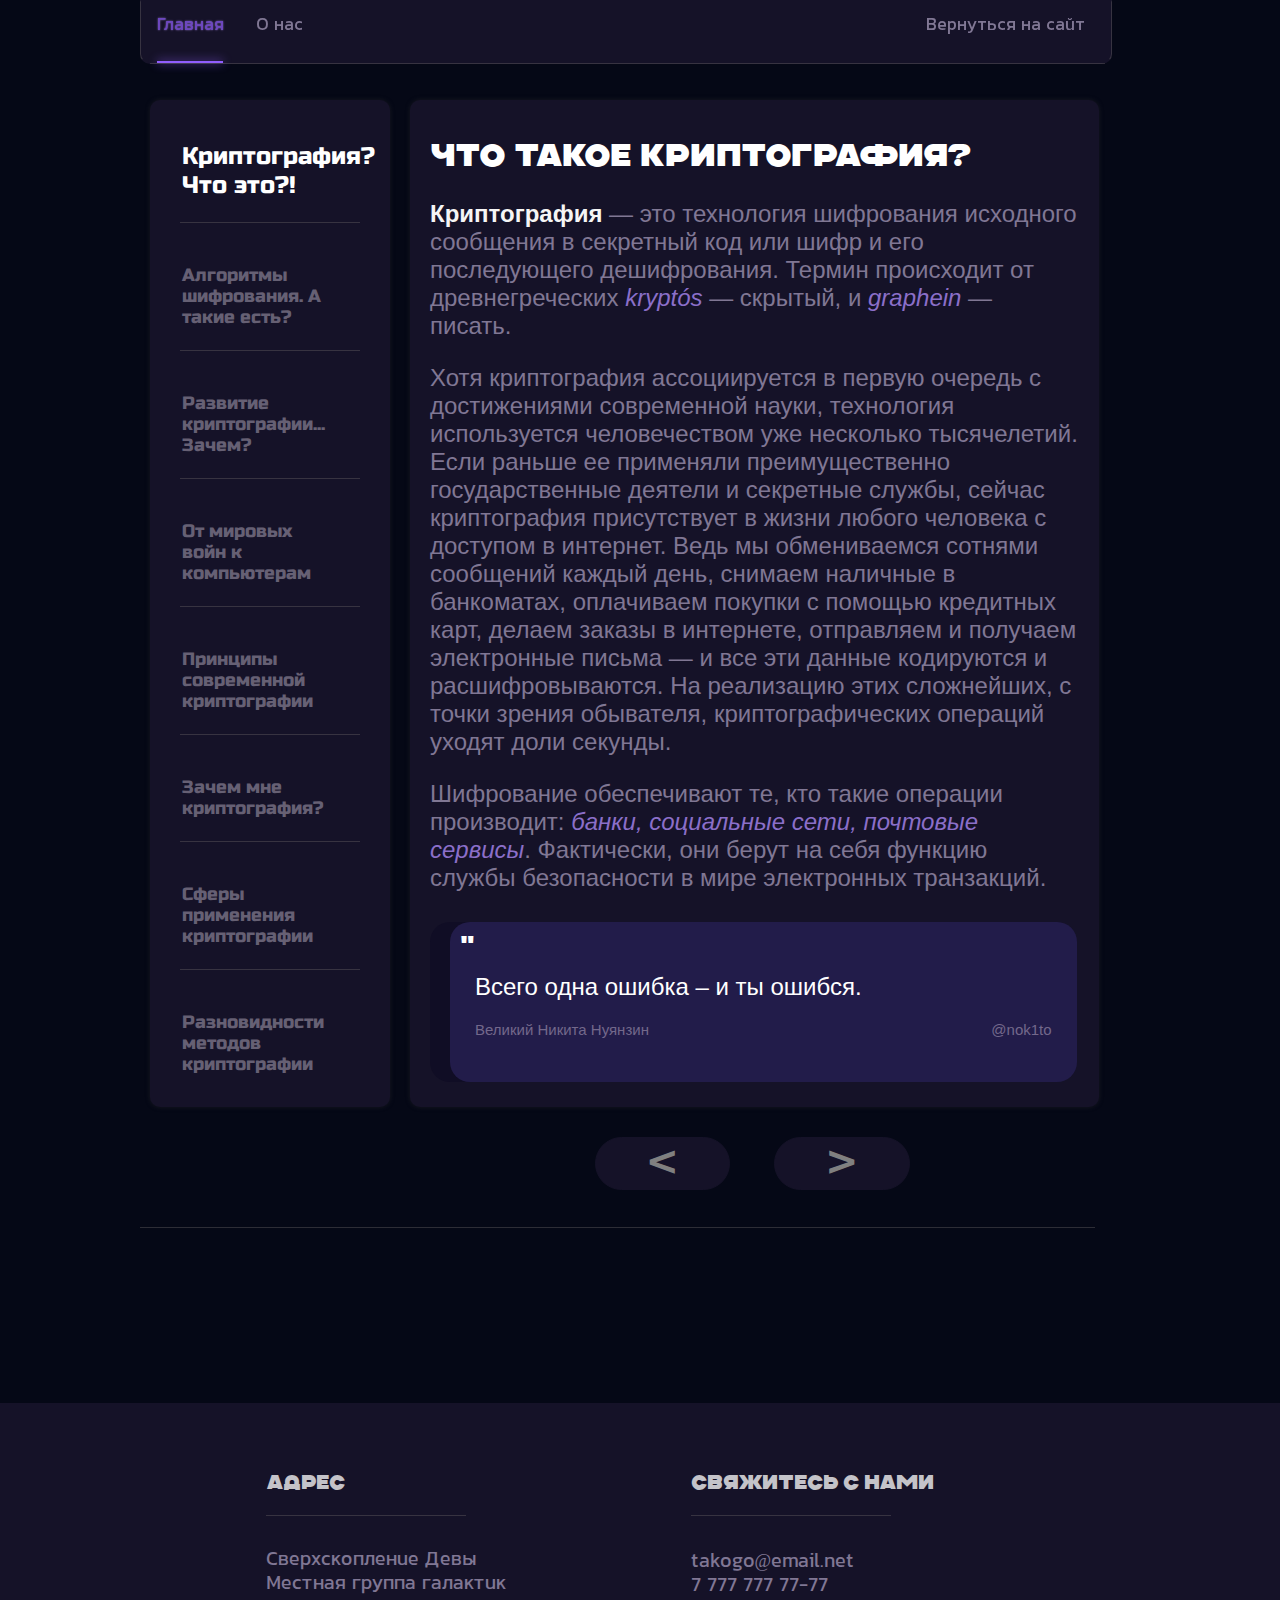
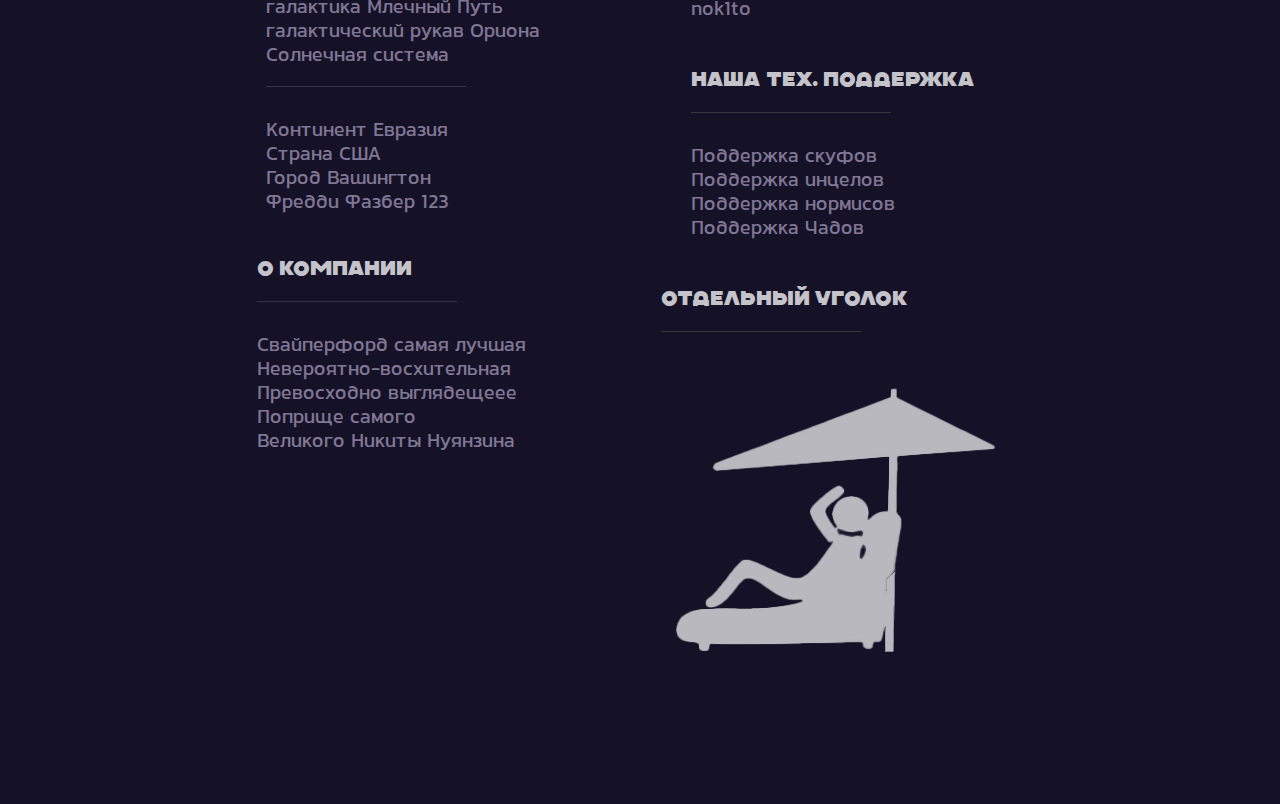
<file: index.html>
<!DOCTYPE html>
<html lang="en">

<head>
    <meta charset="UTF-8">
    <meta name="viewport" content="width=device-width, initial-scale=1.0">
    <title>Свайперфорд</title>
    <link rel="stylesheet" href="style/header.css">
    <link rel="stylesheet" href="style/main.css">
    <link rel="stylesheet" href="style/fontstyle.css">
    <link rel="stylesheet" href="style/footer.css">
    <link rel="shortcut icon" href="image/swiper2.png" />
</head>
<style>
    .session-1 {
        color: white !important;
        font-size: 1.5em !important;
    }

    #session-1 {
        color: rgb(109, 71, 192) !important;
        text-shadow: 0 0 2px rgb(140, 114, 195);
    }
</style>

<body>
    <div class="main">
        <div class="header">
            <div class="main-header">
                <input type="checkbox" id="burger-toggle">
                <label for="burger-toggle">
                    <span></span>
                </label>
                <div id="tipo-left-cont">
                    <div id="ghost"></div>
                    <div id="tittle-top-top">
                        <img src="image/swiper2.png" alt="">
                        <span>СвайперФорд</span>
                    </div>
                    <a href="index.html" class="session-1" id="top-tittle">
                        <span>Криптография?</span>
                        <span>Что это?!</span>
                    </a>
                    <div class="line"></div>
                    <a href="page2.html" class="session-2">
                        <span>Алгоритмы шифрования. </span>
                        <span>А такие есть?</span>
                    </a>
                    <div class="line"></div>
                    <a href="page3.html" class="session-3">
                        <span>Развитие криптографии... </span>
                        <span>Зачем?</span>
                    </a>
                    <div class="line"></div>
                    <a href="page4.html" class="session-4">
                        <span>От мировых войн </span>
                        <span>к компьютерам</span>
                    </a>
                    <div class="line"></div>
                    <a href="page5.html" class="session-5">
                        <span>Принципы современной </span>
                        <span>криптографии</span>
                    </a>
                    <div class="line"></div>
                    <a href="page6.html" class="session-6">
                        <span>Зачем мне </span>
                        <span>криптография?</span>
                    </a>
                    <div class="line"></div>
                    <a href="page7.html" class="session-7">
                        <span>Сферы применения </span>
                        <span>криптографии</span>
                    </a>
                    <div class="line"></div>
                    <a href="page8.html" class="session-8">
                        <span>Разновидности методов </span>
                        <span>криптографии</span>
                    </a>
                    <div class="line"></div>
                    <div id="buttom-fu">
                        <a href="">Вернуться на сайт</a>
                    </div>
                </div>
                <a href="#" id="session-1">Главная</a>
                <a href="about_us.html">О нас</a>
            </div>
            <div class="notimpt-header">
                <a href="">Вернуться на сайт</a>
            </div>
        </div>
        <div class="horizontal-line" id="line-header"></div>
        <div class="left-right-cont">
            <div class="left-cont">
                <a href="index.html" class="session-1">Криптография? Что это?!</a>
                <div class="line"></div>
                <a href="page2.html" class="session-2">Алгоритмы шифрования. А такие есть?</a>
                <div class="line"></div>
                <a href="page3.html" class="session-3">Развитие криптографии... Зачем?</a>
                <div class="line"></div>
                <a href="page4.html" class="session-4">От мировых войн к компьютерам</a>
                <div class="line"></div>
                <a href="page5.html" class="session-5">Принципы современной криптографии</a>
                <div class="line"></div>
                <a href="page6.html" class="session-6">Зачем мне криптография?</a>
                <div class="line"></div>
                <a href="page7.html" class="session-7">Сферы применения криптографии</a>
                <div class="line"></div>
                <a href="page8.html" class="session-8">Разновидности методов криптографии</a>
            </div>
            <div class="right-all">
                <div class="right-cont">
                    <h1>Что такое криптография?</h1>
                    <p>
                        <span class="weight">Криптография</span> — это технология шифрования исходного сообщения в
                        секретный код или шифр и его последующего дешифрования. Термин происходит от древнегреческих
                        <span class="italic">kryptós</span> — скрытый, и <span class="italic">graphein</span> — писать.
                    </p>
                    <p>
                        Хотя криптография ассоциируется в первую очередь с достижениями современной науки, технология
                        используется человечеством уже несколько тысячелетий. Если раньше ее применяли преимущественно
                        государственные деятели и секретные службы, сейчас криптография присутствует в жизни любого
                        человека с доступом в интернет. Ведь мы обмениваемся сотнями сообщений каждый день, снимаем
                        наличные в банкоматах, оплачиваем покупки с помощью кредитных карт, делаем заказы в интернете,
                        отправляем и получаем электронные письма — и все эти данные кодируются и расшифровываются. На
                        реализацию этих сложнейших, с точки зрения обывателя, криптографических операций уходят доли
                        секунды.
                    </p>
                    <p>
                        Шифрование обеспечивают те, кто такие операции производит: <span class="italic">банки,
                        социальные сети, почтовые сервисы</span>. Фактически, они берут на себя функцию службы
                        безопасности в мире электронных
                        транзакций.
                    </p>
                    <div id="quote-all">
                        <div id="quote">
                            <div id="quote-beauty"></div>
                            <div id="quote-answer">
                                <span id="quotes">"</span>
                                <p>Всего одна ошибка – и ты ошибся.</p>
                                <div id="quote-author">
                                    <span>Великий Никита Нуянзин</span>
                                    <span>@nok1to</span>
                                </div>
                            </div>
                        </div>
                    </div>
                </div>
                <div class="button">
                    <a href="#" id="prev"><</a>
                    <a href="page2.html" id="next">></a>
                </div>
            </div>
        </div>
        <div class="horizontal-line" id="horizontal-line3"></div>
    </div>
    <footer>
        <div id="huinya"></div>
        <div id="footer">
            <div id="mainfooter">

                <div class="block" id="block1">
                    <span class="tittle">АДРЕС</span>
                    <div class="horizontal-line5"></div>
                    <span>Сверхскопление Девы</span>
                    <span>Местная группа галактик</span>
                    <span>галактика Млечный Путь</span>
                    <span>галактический рукав Ориона</span>
                    <span>Солнечная система</span>
                    <div class="horizontal-line5"></div>
                    <span>Континент Евразия</span>
                    <span>Страна США</span>
                    <span>Город Вашингтон</span>
                    <span>Фредди Фазбер 123</span>
                </div>
                <div class="block" id="block2">
                    <div class="block" id="block21">
                        <span class="tittle">СВЯЖИТЕСЬ С НАМИ</span>
                        <div class="horizontal-line5"></div>
                        <span>takogo@email.net</span>
                        <span> 7 777 777 77-77</span>
                        <span>nok1to</span>
                    </div>
                    <div class="block" id="block22">
                        <span class="tittle">Наша тех. поддержка</span>
                        <div class="horizontal-line5"></div>
                        <span>Поддержка скуфов</span>
                        <span>Поддержка инцелов</span>
                        <span>Поддержка нормисов</span>
                        <span>Поддержка Чадов</span>
                    </div>
                </div>
                <div class="block" id="block3">
                    <span class="tittle">О компании</span>
                    <div class="horizontal-line5"></div>
                    <span>Cвайперфорд самая лучшая</span>
                    <span>Невероятно-восхительная</span>
                    <span>Превосходно выглядещеее </span>
                    <span>Поприще самого</span>
                    <span>Великого Никиты Нуянзина</span>
                </div>
                <div class="block" id="block4">
                    <span class="tittle" id="nefor">Отдельный уголок</span>
                    <div class="horizontal-line5"></div>
                    <img src="image/stick.png" alt="">

                </div>
            </div>
        </div>
    </footer>
</body>


</html>
</file>
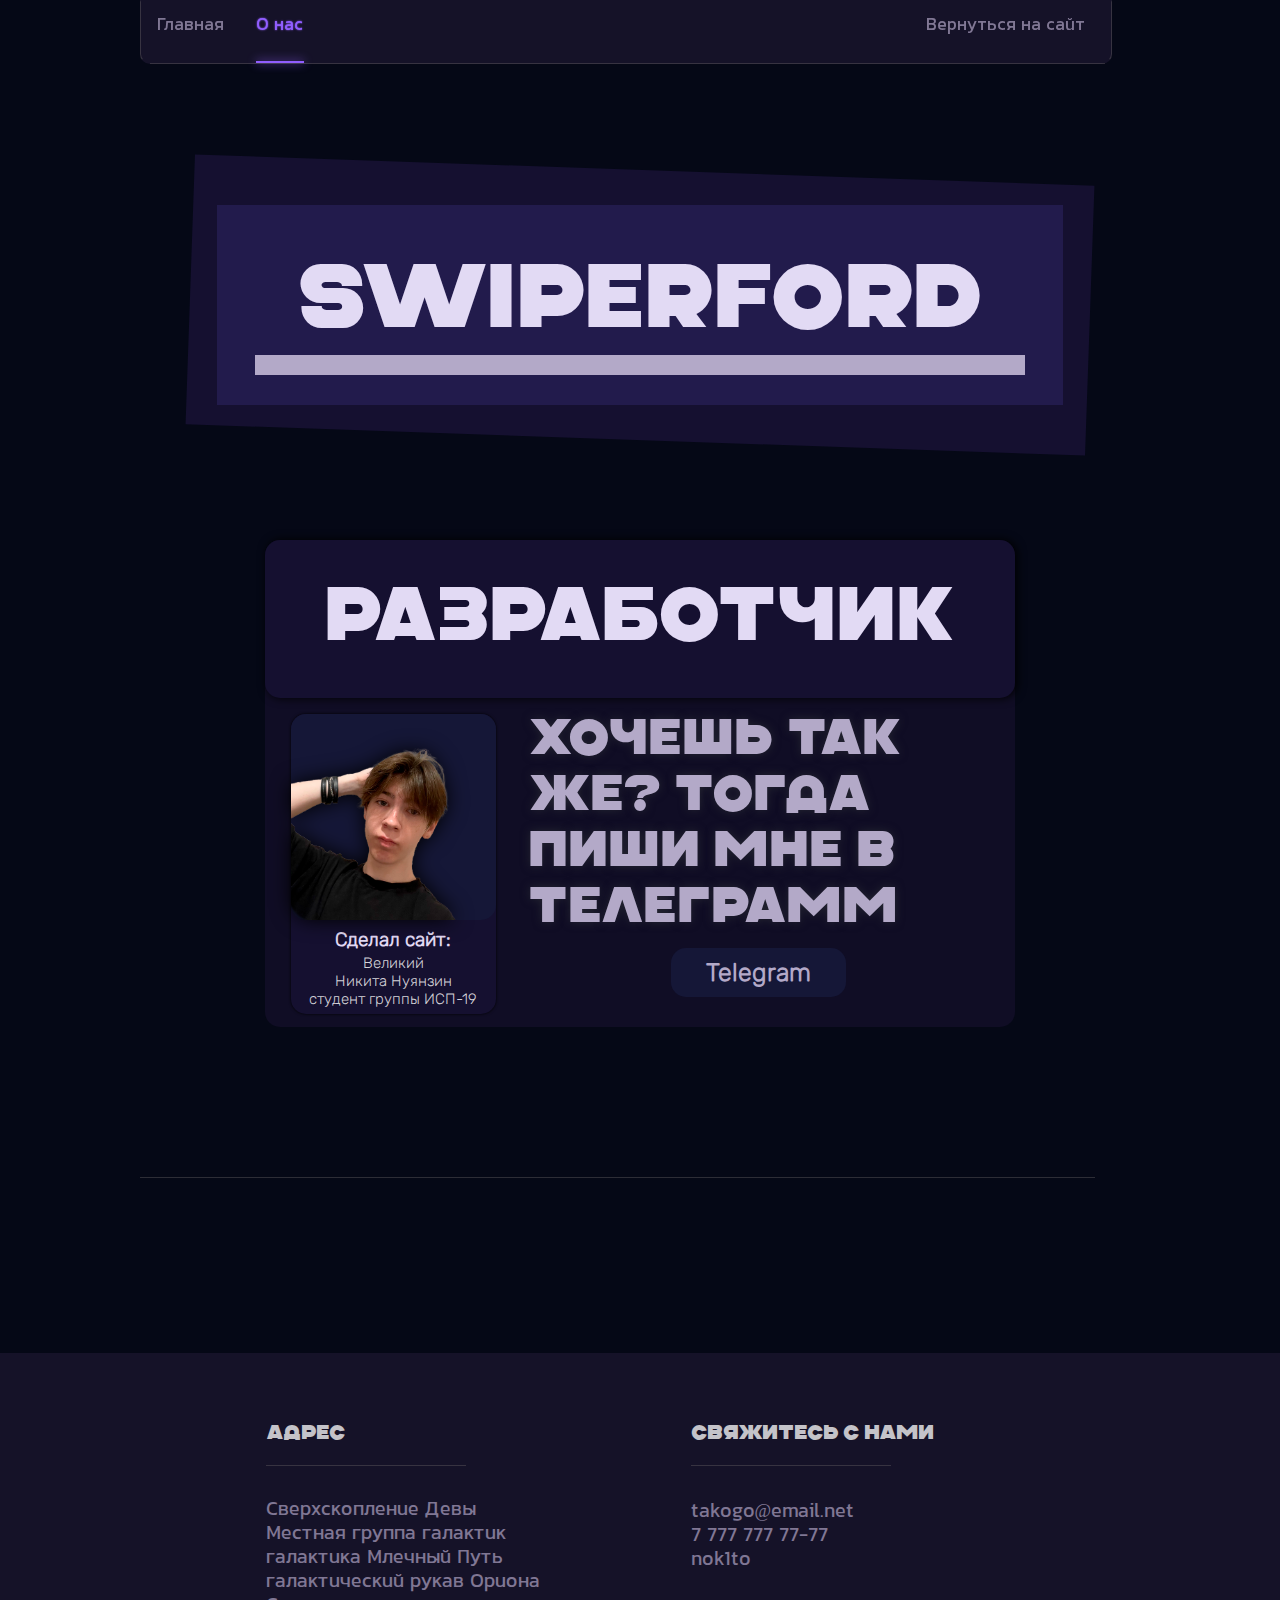
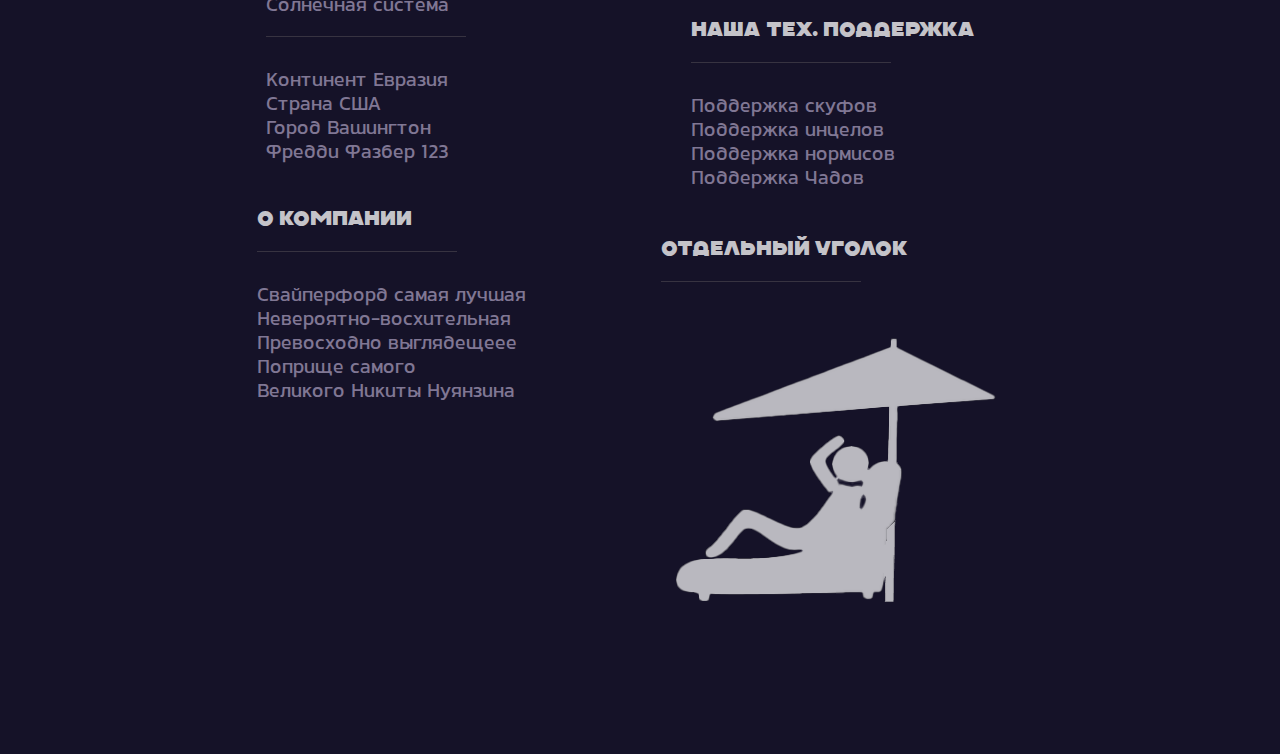
<file: about_us.html>
<!DOCTYPE html>
<html lang="en">

<head>
    <meta charset="UTF-8">
    <meta name="viewport" content="width=device-width, initial-scale=1.0">
    <title>Свайперфорд</title>
    <link rel="stylesheet" href="style/header.css">
    <link rel="stylesheet" href="style/about.css">
    <link rel="stylesheet" href="style/fontstyle.css">
    <link rel="stylesheet" href="style/footer.css">
    <link rel="shortcut icon" href="image/swiper2.png" />
</head>

<style>
    #session-2 {
        color: rgb(145, 94, 255);
        text-shadow: 0 0 2px rgb(145, 94, 255);
    }

    #session-2::before {
        content: '';
    }
    
    #tipo-left-cont>a>span {
        color: rgb(128, 119, 148);
        font-size: 1em !important;
        font-family: Left-cont;
    }
</style>

<body>
    <div class="main">
        <div class="header">
            <div class="main-header">
                <input type="checkbox" id="burger-toggle">
                <label for="burger-toggle">
                    <span></span>
                </label>
                <div id="tipo-left-cont">
                    <div id="ghost"></div>
                    <div id="tittle-top-top">
                        <img src="image/swiper2.png" alt="">
                        <span>СвайперФорд</span>
                    </div>
                    <a href="index.html" class="session-1" id="top-tittle">
                        <span>1. Основные понятия </span>
                        <span>криптографии</span>
                    </a>
                    <div class="line"></div>
                    <a href="page2.html" class="session-2">
                        <span>2. Цели и задачи </span>
                        <span>криптографии</span>
                    </a>
                    <div class="line"></div>
                    <a href="page3.html" class="session-3">
                        <span>3. Особенности </span>
                        <span>криптоанализа</span>
                    </a>
                    <div class="line"></div>
                    <a href="page4.html" class="session-4">
                        <span>4. Асиметричая </span>
                        <span>криптография</span>
                    </a>
                    <div class="line"></div>
                    <a href="page5.html" class="session-5">
                        <span>5. Криптосистем на </span>
                        <span>эллиптических кривых</span>
                    </a>
                    <div class="line"></div>
                    <a href="page6.html" class="session-6">
                        <span>6. Общая характеристика </span>
                        <span>потоковых шифров</span>
                    </a>
                    <div class="line"></div>
                    <a href="page7.html" class="session-7">
                        <span>7. Основные понятия </span>
                        <span>cтенографии</span>
                    </a>
                    <div class="line"></div>
                    <a href="page8.html" class="session-8">
                        <span>8. Основные принципы </span>
                        <span>стеганографического анализа</span>
                    </a>
                    <div class="line"></div>
                    <div id="buttom-fu">
                        <a href="">Вернуться на сайт</a>
                    </div>
                </div>
                <a href="index.html">Главная</a>
                <a href="#" id="session-2">О нас</a>
            </div>
            <div class="notimpt-header">
                <a href="">Вернуться на сайт</a>
            </div>
        </div>
        <div class="horizontal-line" id="line-header"></div>
        <div class="main-cont">
            <div id="tittle-main1">
                <div id="tittle-main-main">
                    <span>Swiper</span>
                    <span>ford</span>
                </div>
            </div>
            <div class="cont">
                <div class="cont2">
                    <span id="invs2">РАЗРАБОТЧИК</span>
                </div>
                <div class="real-card">
                    <div class="card-img">
                        <img src="image/mypng.png" alt="" id="mypng">
                    </div>
                    <div class="card1">
                        <div class="text1">
                            <span id="noimpttext">Сделал сайт:</span>
                            <span>Великий</span>
                            <span>Никита Нуянзин</span>
                            <span>студент группы ИСП-19</span>
                        </div>
                        </div>
                    </div>
                    <div class="textimpt">
                        <span>ХОЧЕШЬ ТАК ЖЕ? </span>
                        <span>ТОГДА ПИШИ МНЕ </span>
                        <span>В ТЕЛЕГРАММ</span>
                        <div class="buttom">
                            <a href="https://t.me/nok1to" target="_blank">Telegram</a>
                        </div>
                </div>
            </div>
            <div class="card2">
                <span></span>
            </div>
        </div>
        <div class="horizontal-line" id="horizontal-line2"></div>
    </div>
    <footer>
        <div id="huinya"></div>
        <div id="footer">
            <div id="mainfooter">
                <div class="block" id="block1">
                    <span class="tittle">АДРЕС</span>
                    <div class="horizontal-line5"></div>
                    <span>Сверхскопление Девы</span>
                    <span>Местная группа галактик</span>
                    <span>галактика Млечный Путь</span>
                    <span>галактический рукав Ориона</span>
                    <span>Солнечная система</span>
                    <div class="horizontal-line5"></div>
                    <span>Континент Евразия</span>
                    <span>Страна США</span>
                    <span>Город Вашингтон</span>
                    <span>Фредди Фазбер 123</span>
                </div>
                <div class="block" id="block2">
                    <div class="block" id="block21">
                        <span class="tittle">СВЯЖИТЕСЬ С НАМИ</span>
                        <div class="horizontal-line5"></div>
                        <span>takogo@email.net</span>
                        <span> 7 777 777 77-77</span>
                        <span>nok1to</span>
                    </div>
                    <div class="block" id="block22">
                        <span class="tittle">Наша тех. поддержка</span>
                        <div class="horizontal-line5"></div>
                        <span>Поддержка скуфов</span>
                        <span>Поддержка инцелов</span>
                        <span>Поддержка нормисов</span>
                        <span>Поддержка Чадов</span>
                    </div>
                </div>
                <div class="block" id="block3">
                    <span class="tittle">О компании</span>
                    <div class="horizontal-line5"></div>
                    <span>Cвайперфорд самая лучшая</span>
                    <span>Невероятно-восхительная</span>
                    <span>Превосходно выглядещеее </span>
                    <span>Поприще самого</span>
                    <span>Великого Никиты Нуянзина</span>
                </div>
                <div class="block" id="block4">
                    <span class="tittle" id="nefor">Отдельный уголок</span>
                    <div class="horizontal-line5"></div>
                    <img src="image/stick.png">
                </div>
            </div>
        </div>
    </footer>
</body>

</html>
</file>
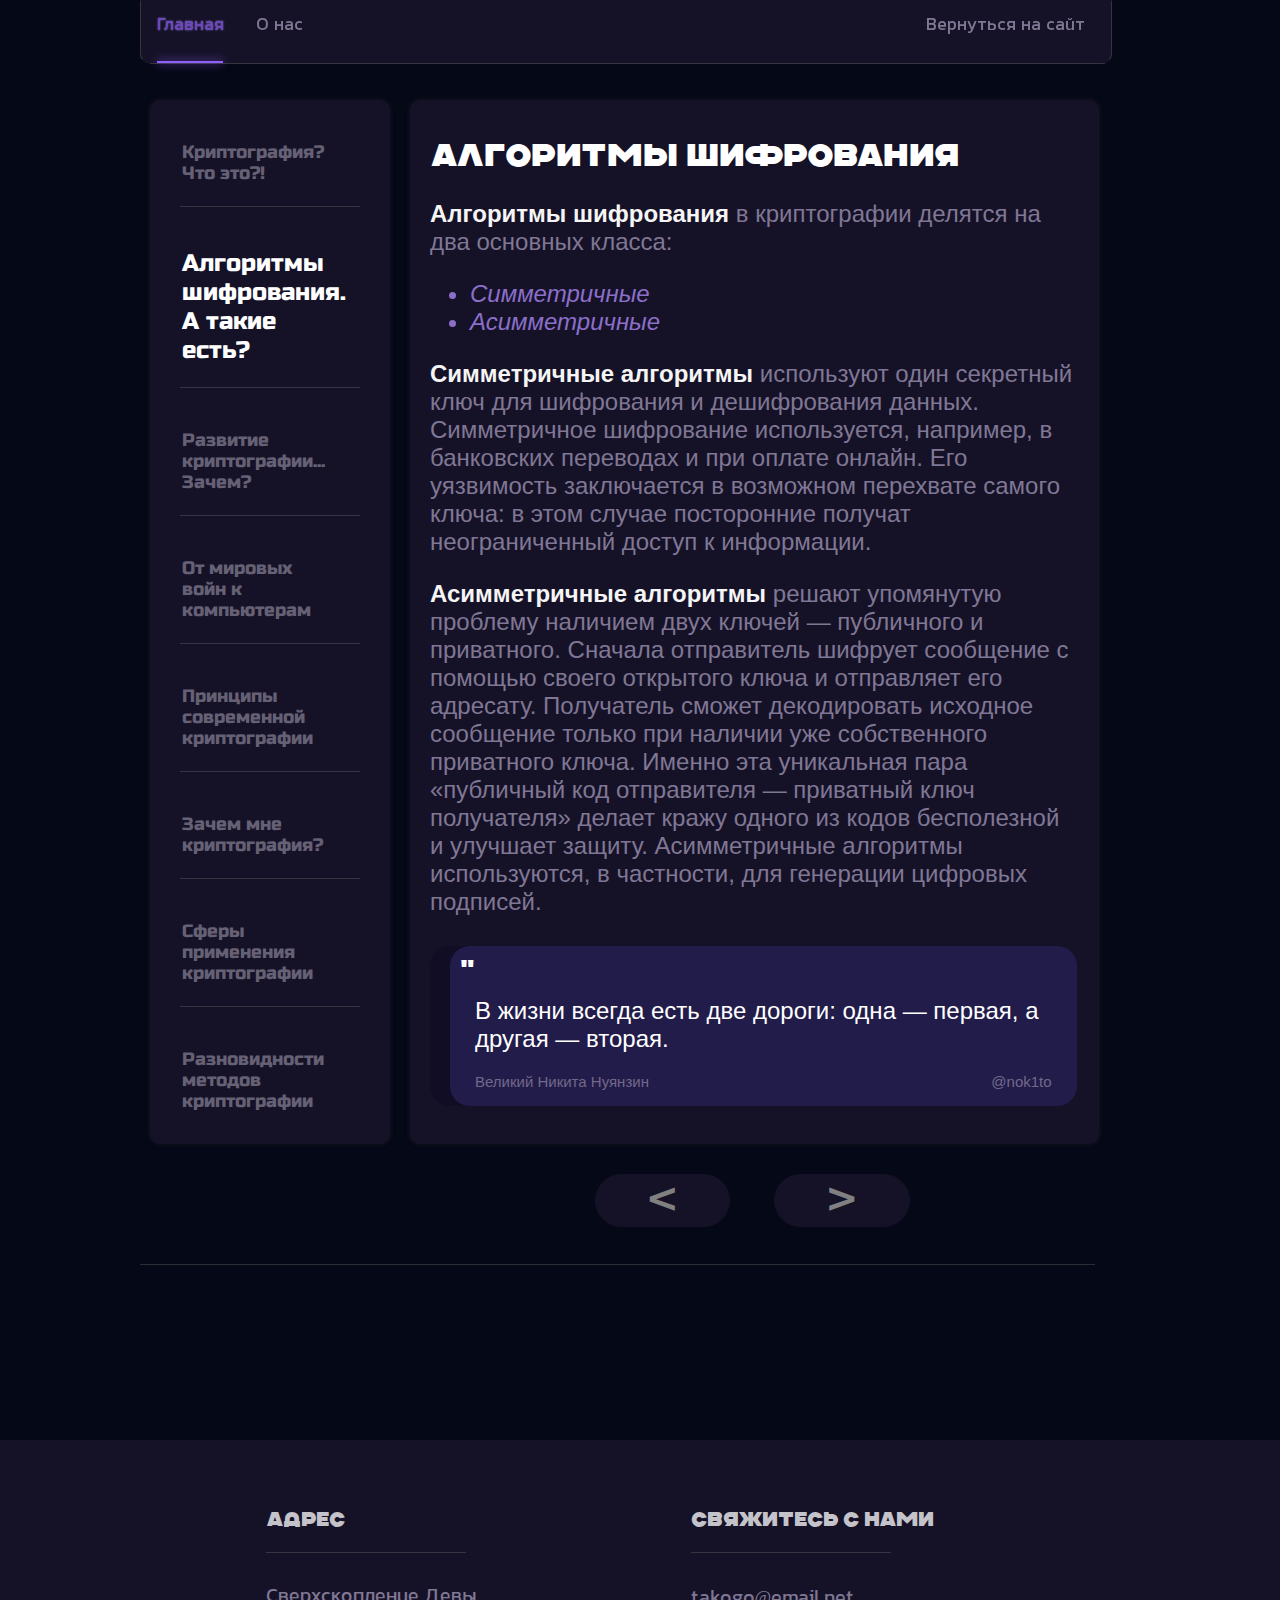
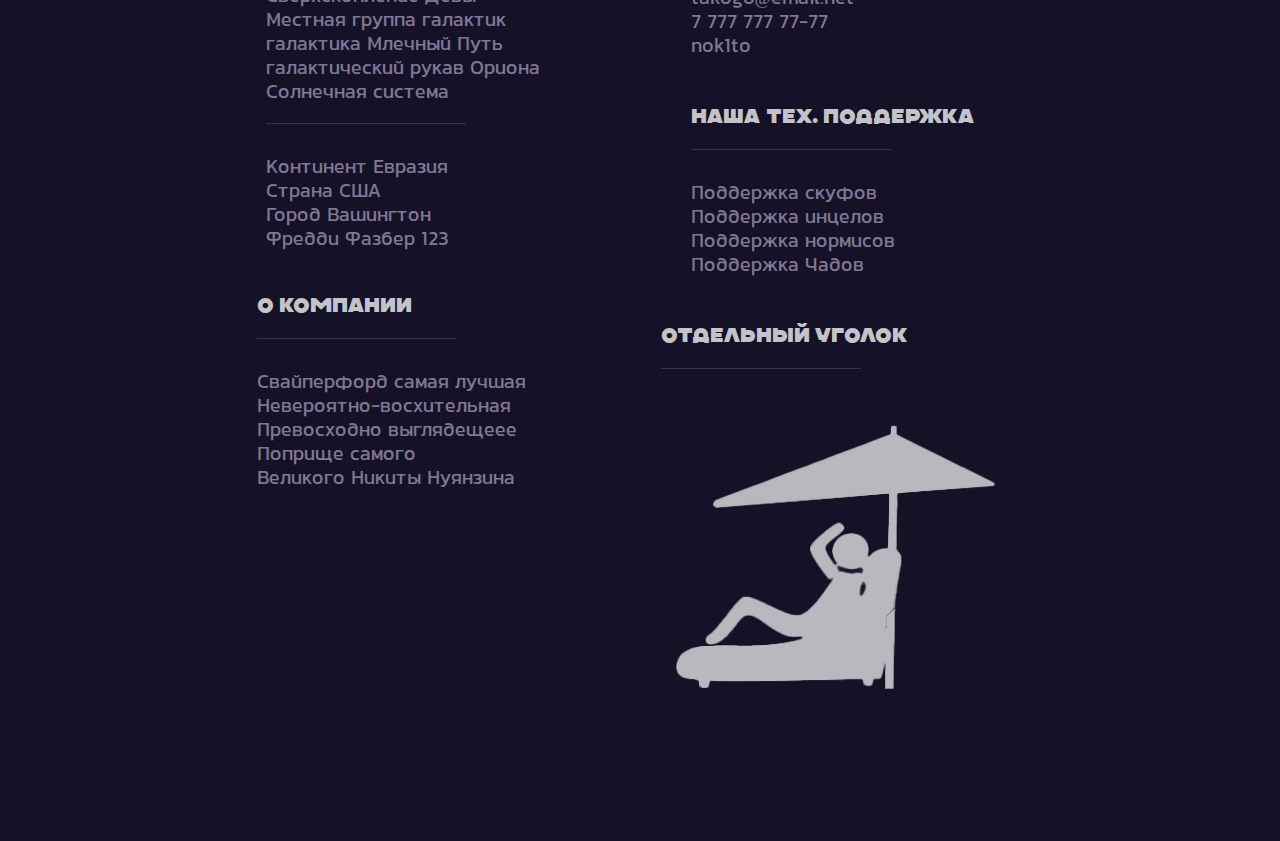
<file: page2.html>
<!DOCTYPE html>
<html lang="en">

<head>
    <meta charset="UTF-8">
    <meta name="viewport" content="width=device-width, initial-scale=1.0">
    <title>Свайперфорд</title>
    <link rel="stylesheet" href="style/header.css">
    <link rel="stylesheet" href="style/main.css">
    <link rel="stylesheet" href="style/fontstyle.css">
    <link rel="stylesheet" href="style/footer.css">
    <link rel="shortcut icon" href="image/swiper2.png" />
</head>
<style>
    .session-2 {
        color: white !important;
        font-size: 1.5em !important;
    }

    #session-1 {
        color: rgb(109, 71, 192) !important;
        text-shadow: 0 0 2px rgb(140, 114, 195);
    }
</style>

<body>
    <div class="main">
        <div class="header">
            <div class="main-header">
                <input type="checkbox" id="burger-toggle">
                <label for="burger-toggle">
                    <span></span>
                </label>
                <div id="tipo-left-cont">
                    <div id="ghost"></div>
                    <div id="tittle-top-top">
                        <img src="image/swiper2.png" alt="">
                        <span>СвайперФорд</span>
                    </div>
                    <a href="index.html" class="session-1" id="top-tittle">
                        <span>Криптография?</span>
                        <span>Что это?!</span>
                    </a>
                    <div class="line"></div>
                    <a href="page2.html" class="session-2">
                        <span>Алгоритмы шифрования. </span>
                        <span>А такие есть?</span>
                    </a>
                    <div class="line"></div>
                    <a href="page3.html" class="session-3">
                        <span>Развитие криптографии... </span>
                        <span>Зачем?</span>
                    </a>
                    <div class="line"></div>
                    <a href="page4.html" class="session-4">
                        <span>От мировых войн </span>
                        <span>к компьютерам</span>
                    </a>
                    <div class="line"></div>
                    <a href="page5.html" class="session-5">
                        <span>Принципы современной </span>
                        <span>криптографии</span>
                    </a>
                    <div class="line"></div>
                    <a href="page6.html" class="session-6">
                        <span>Зачем мне </span>
                        <span>криптография?</span>
                    </a>
                    <div class="line"></div>
                    <a href="page7.html" class="session-7">
                        <span>Сферы применения </span>
                        <span>криптографии</span>
                    </a>
                    <div class="line"></div>
                    <a href="page8.html" class="session-8">
                        <span>Разновидности методов </span>
                        <span>криптографии</span>
                    </a>
                    <div class="line"></div>
                    <div id="buttom-fu">
                        <a href="">Вернуться на сайт</a>
                    </div>
                </div>
                <a href="#" id="session-1">Главная</a>
                <a href="about_us.html">О нас</a>
            </div>
            <div class="notimpt-header">
                <a href="">Вернуться на сайт</a>
            </div>
        </div>
        <div class="horizontal-line" id="line-header"></div>
        <div class="left-right-cont">
            <div class="left-cont">
                <a href="index.html" class="session-1">Криптография? Что это?!</a>
                <div class="line"></div>
                <a href="page2.html" class="session-2">Алгоритмы шифрования. А такие есть?</a>
                <div class="line"></div>
                <a href="page3.html" class="session-3">Развитие криптографии... Зачем?</a>
                <div class="line"></div>
                <a href="page4.html" class="session-4">От мировых войн к компьютерам</a>
                <div class="line"></div>
                <a href="page5.html" class="session-5">Принципы современной криптографии</a>
                <div class="line"></div>
                <a href="page6.html" class="session-6">Зачем мне криптография?</a>
                <div class="line"></div>
                <a href="page7.html" class="session-7">Сферы применения криптографии</a>
                <div class="line"></div>
                <a href="page8.html" class="session-8">Разновидности методов криптографии</a>
            </div>
            <div class="right-all">
                <div class="right-cont">
                    <h1>Алгоритмы шифрования</h1>
                    <p>
                        <span class="weight">Алгоритмы шифрования</span> в криптографии делятся на два основных класса:
                    </p>
                    <ul>
                        <li class="italic">Симметричные</li>
                        <li class="italic">Асимметричные</li>
                    </ul>
                    <p>
                        <span class="weight">Симметричные алгоритмы</span> используют один секретный ключ для шифрования и дешифрования данных. Симметричное
                        шифрование используется, например, в банковских переводах и при оплате онлайн. Его уязвимость
                        заключается в возможном перехвате самого ключа: в этом случае посторонние получат неограниченный
                        доступ к информации.
                    </p>
                    <p>
                        <span class="weight">Асимметричные алгоритмы</span> решают упомянутую проблему наличием двух
                        ключей — публичного и
                        приватного. Сначала отправитель шифрует сообщение с помощью своего открытого ключа и отправляет
                        его адресату. Получатель сможет декодировать исходное сообщение только при наличии уже
                        собственного приватного ключа. Именно эта уникальная пара «публичный код отправителя — приватный
                        ключ получателя» делает кражу одного из кодов бесполезной и улучшает защиту. Асимметричные
                        алгоритмы используются, в частности, для генерации цифровых подписей.
                    </p>
                    <div id="quote-all">
                        <div id="quote">
                            <div id="quote-beauty"></div>
                            <div id="quote-answer">
                                <span id="quotes">"</span>
                                <p>В жизни всегда есть две дороги: одна — первая, а другая — вторая.</p>
                                <div id="quote-author">
                                    <span>Великий Никита Нуянзин</span>
                                    <span>@nok1to</span>
                                </div>
                            </div>
                        </div>
                    </div>
                </div>
                <div class="button">
                    <a href="index.html" id="prev"><</a>
                            <a href="page3.html" id="next">></a>
                </div>
            </div>
        </div>
        <div class="horizontal-line" id="horizontal-line3"></div>
    </div>
    <footer>
        <div id="huinya"></div>
        <div id="footer">
            <div id="mainfooter">
                <div class="block" id="block1">
                    <span class="tittle">АДРЕС</span>
                    <div class="horizontal-line5"></div>
                    <span>Сверхскопление Девы</span>
                    <span>Местная группа галактик</span>
                    <span>галактика Млечный Путь</span>
                    <span>галактический рукав Ориона</span>
                    <span>Солнечная система</span>
                    <div class="horizontal-line5"></div>
                    <span>Континент Евразия</span>
                    <span>Страна США</span>
                    <span>Город Вашингтон</span>
                    <span>Фредди Фазбер 123</span>
                </div>
                <div class="block" id="block2">
                    <div class="block" id="block21">
                        <span class="tittle">СВЯЖИТЕСЬ С НАМИ</span>
                        <div class="horizontal-line5"></div>
                        <span>takogo@email.net</span>
                        <span> 7 777 777 77-77</span>
                        <span>nok1to</span>
                    </div>
                    <div class="block" id="block22">
                        <span class="tittle">Наша тех. поддержка</span>
                        <div class="horizontal-line5"></div>
                        <span>Поддержка скуфов</span>
                        <span>Поддержка инцелов</span>
                        <span>Поддержка нормисов</span>
                        <span>Поддержка Чадов</span>
                    </div>
                </div>
                <div class="block" id="block3">
                    <span class="tittle">О компании</span>
                    <div class="horizontal-line5"></div>
                    <span>Cвайперфорд самая лучшая</span>
                    <span>Невероятно-восхительная</span>
                    <span>Превосходно выглядещеее </span>
                    <span>Поприще самого</span>
                    <span>Великого Никиты Нуянзина</span>
                </div>
                <div class="block" id="block4">
                    <span class="tittle" id="nefor">Отдельный уголок</span>
                    <div class="horizontal-line5"></div>
                    <img src="image/stick.png" alt="">

                </div>
            </div>
        </div>
    </footer>
</body>

</html>
</file>
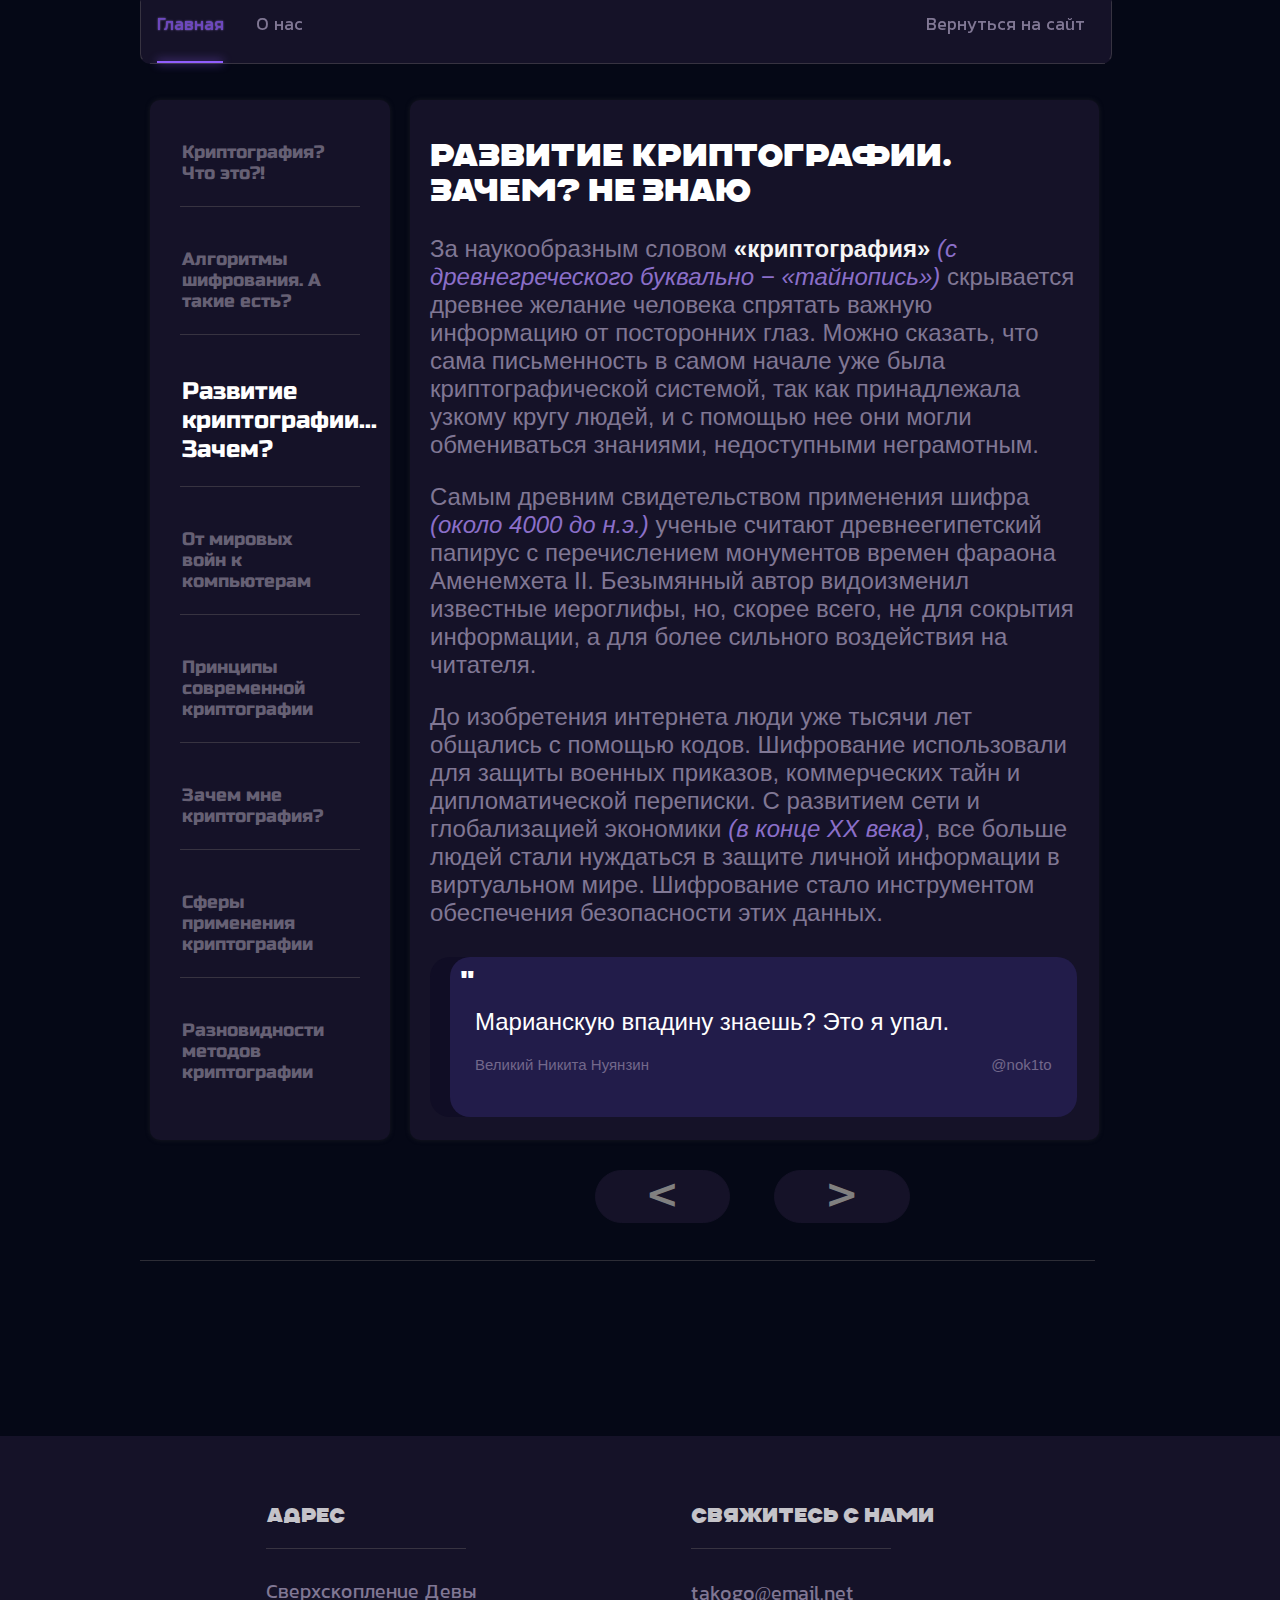
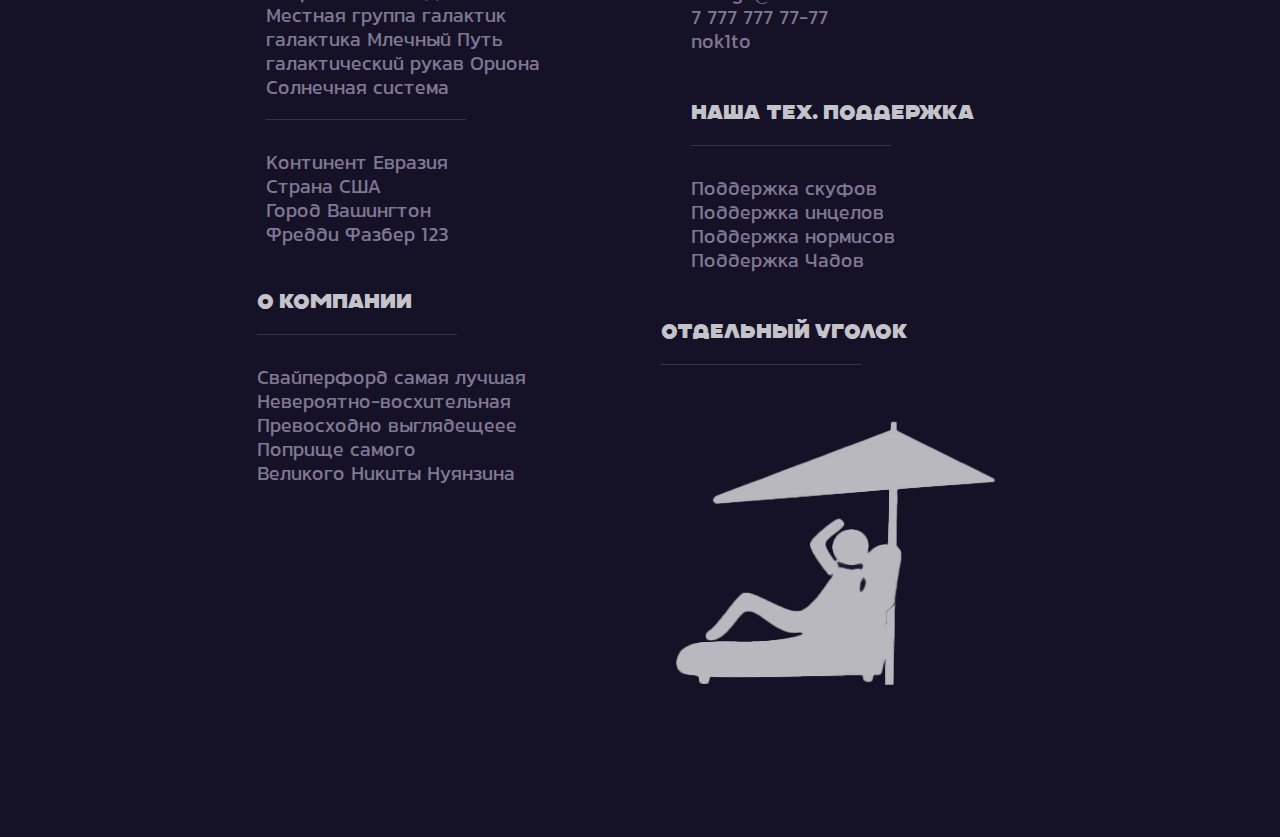
<file: page3.html>
<!DOCTYPE html>
<html lang="en">

<head>
    <meta charset="UTF-8">
    <meta name="viewport" content="width=device-width, initial-scale=1.0">
    <title>Свайперфорд</title>
    <link rel="stylesheet" href="style/header.css">
    <link rel="stylesheet" href="style/main.css">
    <link rel="stylesheet" href="style/fontstyle.css">
    <link rel="stylesheet" href="style/footer.css">
    <link rel="shortcut icon" href="image/swiper2.png" />
</head>
<style>
    .session-3 {
        color: white !important;
        font-size: 1.5em !important;
    }

    #session-1 {
        color: rgb(109, 71, 192) !important;
        text-shadow: 0 0 2px rgb(140, 114, 195);
    }
</style>

<body>
    <div class="main">
        <div class="header">
            <div class="main-header">
                <input type="checkbox" id="burger-toggle">
                <label for="burger-toggle">
                    <span></span>
                </label>
                <div id="tipo-left-cont">
                    <div id="ghost"></div>
                    <div id="tittle-top-top">
                        <img src="image/swiper2.png" alt="">
                        <span>СвайперФорд</span>
                    </div>
                    <a href="index.html" class="session-1" id="top-tittle">
                        <span>Криптография?</span>
                        <span>Что это?!</span>
                    </a>
                    <div class="line"></div>
                    <a href="page2.html" class="session-2">
                        <span>Алгоритмы шифрования. </span>
                        <span>А такие есть?</span>
                    </a>
                    <div class="line"></div>
                    <a href="page3.html" class="session-3">
                        <span>Развитие криптографии... </span>
                        <span>Зачем?</span>
                    </a>
                    <div class="line"></div>
                    <a href="page4.html" class="session-4">
                        <span>От мировых войн </span>
                        <span>к компьютерам</span>
                    </a>
                    <div class="line"></div>
                    <a href="page5.html" class="session-5">
                        <span>Принципы современной </span>
                        <span>криптографии</span>
                    </a>
                    <div class="line"></div>
                    <a href="page6.html" class="session-6">
                        <span>Зачем мне </span>
                        <span>криптография?</span>
                    </a>
                    <div class="line"></div>
                    <a href="page7.html" class="session-7">
                        <span>Сферы применения </span>
                        <span>криптографии</span>
                    </a>
                    <div class="line"></div>
                    <a href="page8.html" class="session-8">
                        <span>Разновидности методов </span>
                        <span>криптографии</span>
                    </a>
                    <div class="line"></div>
                    <div id="buttom-fu">
                        <a href="">Вернуться на сайт</a>
                    </div>
                </div>
                <a href="#" id="session-1">Главная</a>
                <a href="about_us.html">О нас</a>
            </div>
            <div class="notimpt-header">
                <a href="">Вернуться на сайт</a>
            </div>
        </div>
        <div class="horizontal-line" id="line-header"></div>
        <div class="left-right-cont">
            <div class="left-cont">
                <a href="index.html" class="session-1">Криптография? Что это?!</a>
                <div class="line"></div>
                <a href="page2.html" class="session-2">Алгоритмы шифрования. А такие есть?</a>
                <div class="line"></div>
                <a href="page3.html" class="session-3">Развитие криптографии... Зачем?</a>
                <div class="line"></div>
                <a href="page4.html" class="session-4">От мировых войн к компьютерам</a>
                <div class="line"></div>
                <a href="page5.html" class="session-5">Принципы современной криптографии</a>
                <div class="line"></div>
                <a href="page6.html" class="session-6">Зачем мне криптография?</a>
                <div class="line"></div>
                <a href="page7.html" class="session-7">Сферы применения криптографии</a>
                <div class="line"></div>
                <a href="page8.html" class="session-8">Разновидности методов криптографии</a>
            </div>
            <div class="right-all">
                <div class="right-cont">
                    <h1>Развитие криптографии. Зачем? Не знаю</h1>
                    <p>
                        За наукообразным словом <span class="weight">«криптография»</span> <span class="italic">(с древнегреческого буквально − «тайнопись»)</span> скрывается
                        древнее желание человека спрятать важную информацию от посторонних глаз. Можно сказать, что сама
                        письменность в самом начале уже была криптографической системой, так как принадлежала узкому
                        кругу людей, и с помощью нее они могли обмениваться знаниями, недоступными неграмотным.
                    </p>
                    <p>
                        Самым древним свидетельством применения шифра <span class="italic">(около 4000 до н.э.)</span> ученые считают
                        древнеегипетский папирус с перечислением монументов времен фараона Аменемхета II. Безымянный
                        автор видоизменил известные иероглифы, но, скорее всего, не для сокрытия информации, а для более
                        сильного воздействия на читателя.
                    </p>
                    <p>
                        До изобретения интернета люди уже тысячи лет общались с помощью кодов. Шифрование использовали
                        для защиты военных приказов, коммерческих тайн и дипломатической переписки. С развитием сети и
                        глобализацией экономики <span class="italic">(в конце XX века)</span>, все больше людей стали нуждаться в защите личной
                        информации в виртуальном мире. Шифрование стало инструментом обеспечения безопасности этих
                        данных.

                    </p>
                    <div id="quote-all">
                        <div id="quote">
                            <div id="quote-beauty"></div>
                            <div id="quote-answer">
                                <span id="quotes">"</span>
                                <p>Марианскую впадину знаешь? Это я упал.</p>
                                <div id="quote-author">
                                    <span>Великий Никита Нуянзин</span>
                                    <span>@nok1to</span>
                                </div>
                            </div>
                        </div>
                    </div>
                </div>
                <div class="button">
                    <a href="page2.html" id="prev"><</a>
                            <a href="page4.html" id="next">></a>
                </div>
            </div>
        </div>
        <div class="horizontal-line" id="horizontal-line3"></div>
    </div>
    <footer>
        <div id="huinya"></div>
        <div id="footer">
            <div id="mainfooter">

                <div class="block" id="block1">
                    <span class="tittle">АДРЕС</span>
                    <div class="horizontal-line5"></div>
                    <span>Сверхскопление Девы</span>
                    <span>Местная группа галактик</span>
                    <span>галактика Млечный Путь</span>
                    <span>галактический рукав Ориона</span>
                    <span>Солнечная система</span>
                    <div class="horizontal-line5"></div>
                    <span>Континент Евразия</span>
                    <span>Страна США</span>
                    <span>Город Вашингтон</span>
                    <span>Фредди Фазбер 123</span>
                </div>
                <div class="block" id="block2">
                    <div class="block" id="block21">
                        <span class="tittle">СВЯЖИТЕСЬ С НАМИ</span>
                        <div class="horizontal-line5"></div>
                        <span>takogo@email.net</span>
                        <span> 7 777 777 77-77</span>
                        <span>nok1to</span>
                    </div>
                    <div class="block" id="block22">
                        <span class="tittle">Наша тех. поддержка</span>
                        <div class="horizontal-line5"></div>
                        <span>Поддержка скуфов</span>
                        <span>Поддержка инцелов</span>
                        <span>Поддержка нормисов</span>
                        <span>Поддержка Чадов</span>
                    </div>
                </div>
                <div class="block" id="block3">
                    <span class="tittle">О компании</span>
                    <div class="horizontal-line5"></div>
                    <span>Cвайперфорд самая лучшая</span>
                    <span>Невероятно-восхительная</span>
                    <span>Превосходно выглядещеее </span>
                    <span>Поприще самого</span>
                    <span>Великого Никиты Нуянзина</span>
                </div>
                <div class="block" id="block4">
                    <span class="tittle" id="nefor">Отдельный уголок</span>
                    <div class="horizontal-line5"></div>
                    <img src="image/stick.png" alt="">

                </div>
            </div>
        </div>
    </footer>
</body>

</html>
</file>
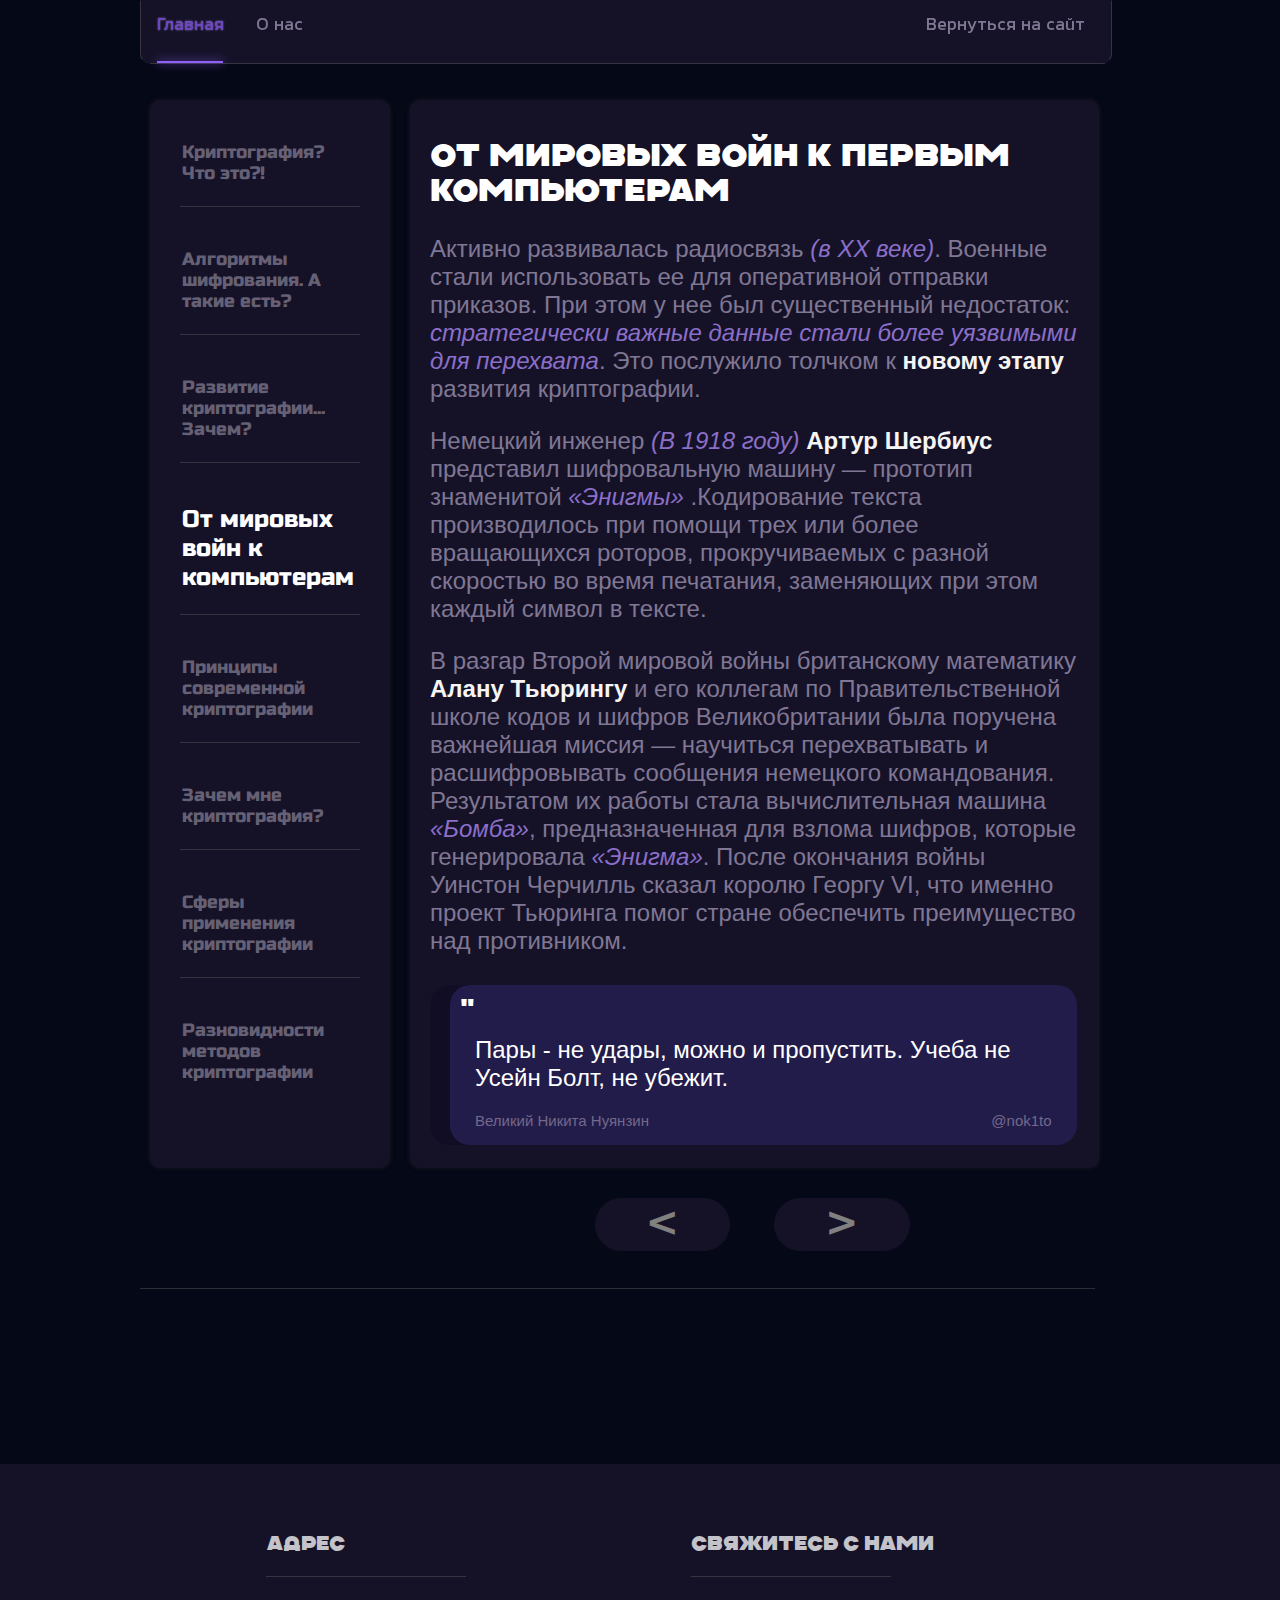
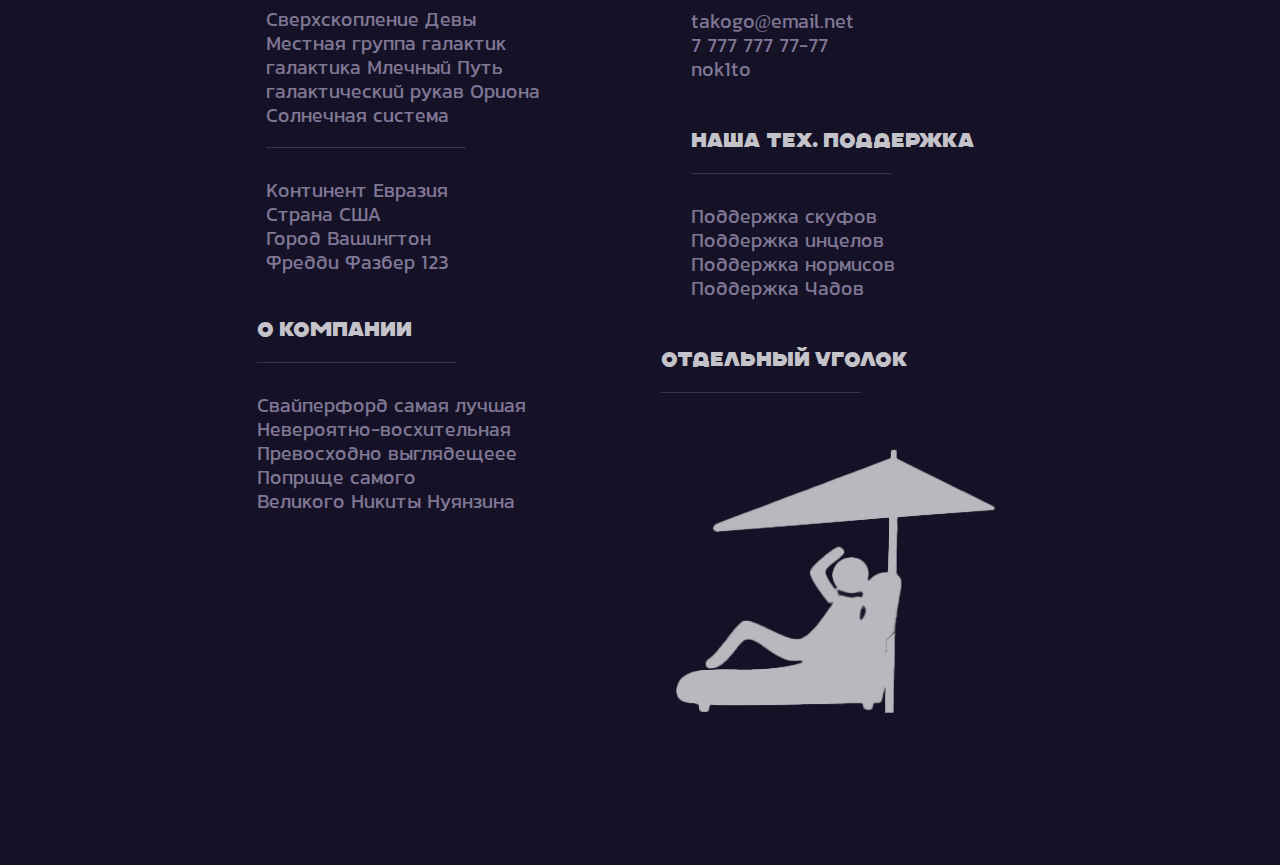
<file: page4.html>
<!DOCTYPE html>
<html lang="en">

<head>
    <meta charset="UTF-8">
    <meta name="viewport" content="width=device-width, initial-scale=1.0">
    <title>Свайперфорд</title>
    <link rel="stylesheet" href="style/header.css">
    <link rel="stylesheet" href="style/main.css">
    <link rel="stylesheet" href="style/fontstyle.css">
    <link rel="stylesheet" href="style/footer.css">
    <link rel="shortcut icon" href="image/swiper2.png" />
</head>
<style>
    .session-4 {
        color: white !important;
        font-size: 1.5em !important;
    }

    #session-1 {
        color: rgb(109, 71, 192) !important;
        text-shadow: 0 0 2px rgb(140, 114, 195);
    }
</style>

<body>
    <div class="main">
        <div class="header">
            <div class="main-header">
                <input type="checkbox" id="burger-toggle">
                <label for="burger-toggle">
                    <span></span>
                </label>
                <div id="tipo-left-cont">
                    <div id="ghost"></div>
                    <div id="tittle-top-top">
                        <img src="image/swiper2.png" alt="">
                        <span>СвайперФорд</span>
                    </div>
                    <a href="index.html" class="session-1" id="top-tittle">
                        <span>Криптография?</span>
                        <span>Что это?!</span>
                    </a>
                    <div class="line"></div>
                    <a href="page2.html" class="session-2">
                        <span>Алгоритмы шифрования. </span>
                        <span>А такие есть?</span>
                    </a>
                    <div class="line"></div>
                    <a href="page3.html" class="session-3">
                        <span>Развитие криптографии... </span>
                        <span>Зачем?</span>
                    </a>
                    <div class="line"></div>
                    <a href="page4.html" class="session-4">
                        <span>От мировых войн </span>
                        <span>к компьютерам</span>
                    </a>
                    <div class="line"></div>
                    <a href="page5.html" class="session-5">
                        <span>Принципы современной </span>
                        <span>криптографии</span>
                    </a>
                    <div class="line"></div>
                    <a href="page6.html" class="session-6">
                        <span>Зачем мне </span>
                        <span>криптография?</span>
                    </a>
                    <div class="line"></div>
                    <a href="page7.html" class="session-7">
                        <span>Сферы применения </span>
                        <span>криптографии</span>
                    </a>
                    <div class="line"></div>
                    <a href="page8.html" class="session-8">
                        <span>Разновидности методов </span>
                        <span>криптографии</span>
                    </a>
                    <div class="line"></div>
                    <div id="buttom-fu">
                        <a href="">Вернуться на сайт</a>
                    </div>
                </div>
                <a href="#" id="session-1">Главная</a>
                <a href="about_us.html">О нас</a>
            </div>
            <div class="notimpt-header">
                <a href="">Вернуться на сайт</a>
            </div>
        </div>
        <div class="horizontal-line" id="line-header"></div>
        <div class="left-right-cont">
            <div class="left-cont">
                <a href="index.html" class="session-1">Криптография? Что это?!</a>
                <div class="line"></div>
                <a href="page2.html" class="session-2">Алгоритмы шифрования. А такие есть?</a>
                <div class="line"></div>
                <a href="page3.html" class="session-3">Развитие криптографии... Зачем?</a>
                <div class="line"></div>
                <a href="page4.html" class="session-4">От мировых войн к компьютерам</a>
                <div class="line"></div>
                <a href="page5.html" class="session-5">Принципы современной криптографии</a>
                <div class="line"></div>
                <a href="page6.html" class="session-6">Зачем мне криптография?</a>
                <div class="line"></div>
                <a href="page7.html" class="session-7">Сферы применения криптографии</a>
                <div class="line"></div>
                <a href="page8.html" class="session-8">Разновидности методов криптографии</a>
            </div>
            <div class="right-all">
                <div class="right-cont">
                    <h1>От мировых войн к первым компьютерам</h1>
                    <p>
                        Активно развивалась радиосвязь <span class="italic">(в XX веке)</span>. Военные стали
                        использовать ее для оперативной отправки
                        приказов. При этом у нее был существенный недостаток: <span class="italic">cтратегически важные данные стали более
                        уязвимыми для перехвата</span>. Это послужило толчком к <span class="weight">новому этапу</span>
                        развития криптографии.
                    </p>
                    <p>
                        Немецкий инженер <span class="italic">(В 1918 году)</span> <span class="weight">Артур
                        Шербиус</span> представил шифровальную
                        машину — прототип знаменитой
                        <span class="italic"> «Энигмы»</span> .Кодирование текста производилось при помощи трех или
                        более вращающихся роторов,
                        прокручиваемых с
                        разной скоростью во время печатания, заменяющих при этом каждый символ в тексте.
                    </p>
                    <p>
                        В разгар Второй мировой войны британскому математику <span class="weight">Алану Тьюрингу</span>
                        и его коллегам по
                        Правительственной школе кодов и шифров Великобритании была поручена важнейшая миссия — научиться
                        перехватывать и расшифровывать сообщения немецкого командования. Результатом их работы стала
                        вычислительная машина <span class="italic">«Бомба»</span>, предназначенная для взлома шифров,
                        которые генерировала <span class="italic">«Энигма»</span>.
                        После окончания войны Уинстон Черчилль сказал королю Георгу VI, что именно проект Тьюринга помог
                        стране обеспечить преимущество над противником.
                    </p>
                    <div id="quote-all">
                        <div id="quote">
                            <div id="quote-beauty"></div>
                            <div id="quote-answer">
                                <span id="quotes">"</span>
                                <p>Пары - не удары, можно и пропустить. Учеба не Усейн Болт, не убежит.</p>
                                <div id="quote-author">
                                    <span>Великий Никита Нуянзин</span>
                                    <span>@nok1to</span>
                                </div>
                            </div>
                        </div>
                    </div>
                </div>
                <div class="button">
                    <a href="page3.html" id="prev"><</a>
                            <a href="page5.html" id="next">></a>
                </div>
            </div>
        </div>
        <div class="horizontal-line" id="horizontal-line3"></div>
    </div>
    <footer>
        <div id="huinya"></div>
        <div id="footer">
            <div id="mainfooter">
                <div class="block" id="block1">
                    <span class="tittle">АДРЕС</span>
                    <div class="horizontal-line5"></div>
                    <span>Сверхскопление Девы</span>
                    <span>Местная группа галактик</span>
                    <span>галактика Млечный Путь</span>
                    <span>галактический рукав Ориона</span>
                    <span>Солнечная система</span>
                    <div class="horizontal-line5"></div>
                    <span>Континент Евразия</span>
                    <span>Страна США</span>
                    <span>Город Вашингтон</span>
                    <span>Фредди Фазбер 123</span>
                </div>
                <div class="block" id="block2">
                    <div class="block" id="block21">
                        <span class="tittle">СВЯЖИТЕСЬ С НАМИ</span>
                        <div class="horizontal-line5"></div>
                        <span>takogo@email.net</span>
                        <span> 7 777 777 77-77</span>
                        <span>nok1to</span>
                    </div>
                    <div class="block" id="block22">
                        <span class="tittle">Наша тех. поддержка</span>
                        <div class="horizontal-line5"></div>
                        <span>Поддержка скуфов</span>
                        <span>Поддержка инцелов</span>
                        <span>Поддержка нормисов</span>
                        <span>Поддержка Чадов</span>
                    </div>
                </div>
                <div class="block" id="block3">
                    <span class="tittle">О компании</span>
                    <div class="horizontal-line5"></div>
                    <span>Cвайперфорд самая лучшая</span>
                    <span>Невероятно-восхительная</span>
                    <span>Превосходно выглядещеее </span>
                    <span>Поприще самого</span>
                    <span>Великого Никиты Нуянзина</span>
                </div>
                <div class="block" id="block4">
                    <span class="tittle" id="nefor">Отдельный уголок</span>
                    <div class="horizontal-line5"></div>
                    <img src="image/stick.png" alt="">

                </div>
            </div>
        </div>
    </footer>
</body>

</html>
</file>
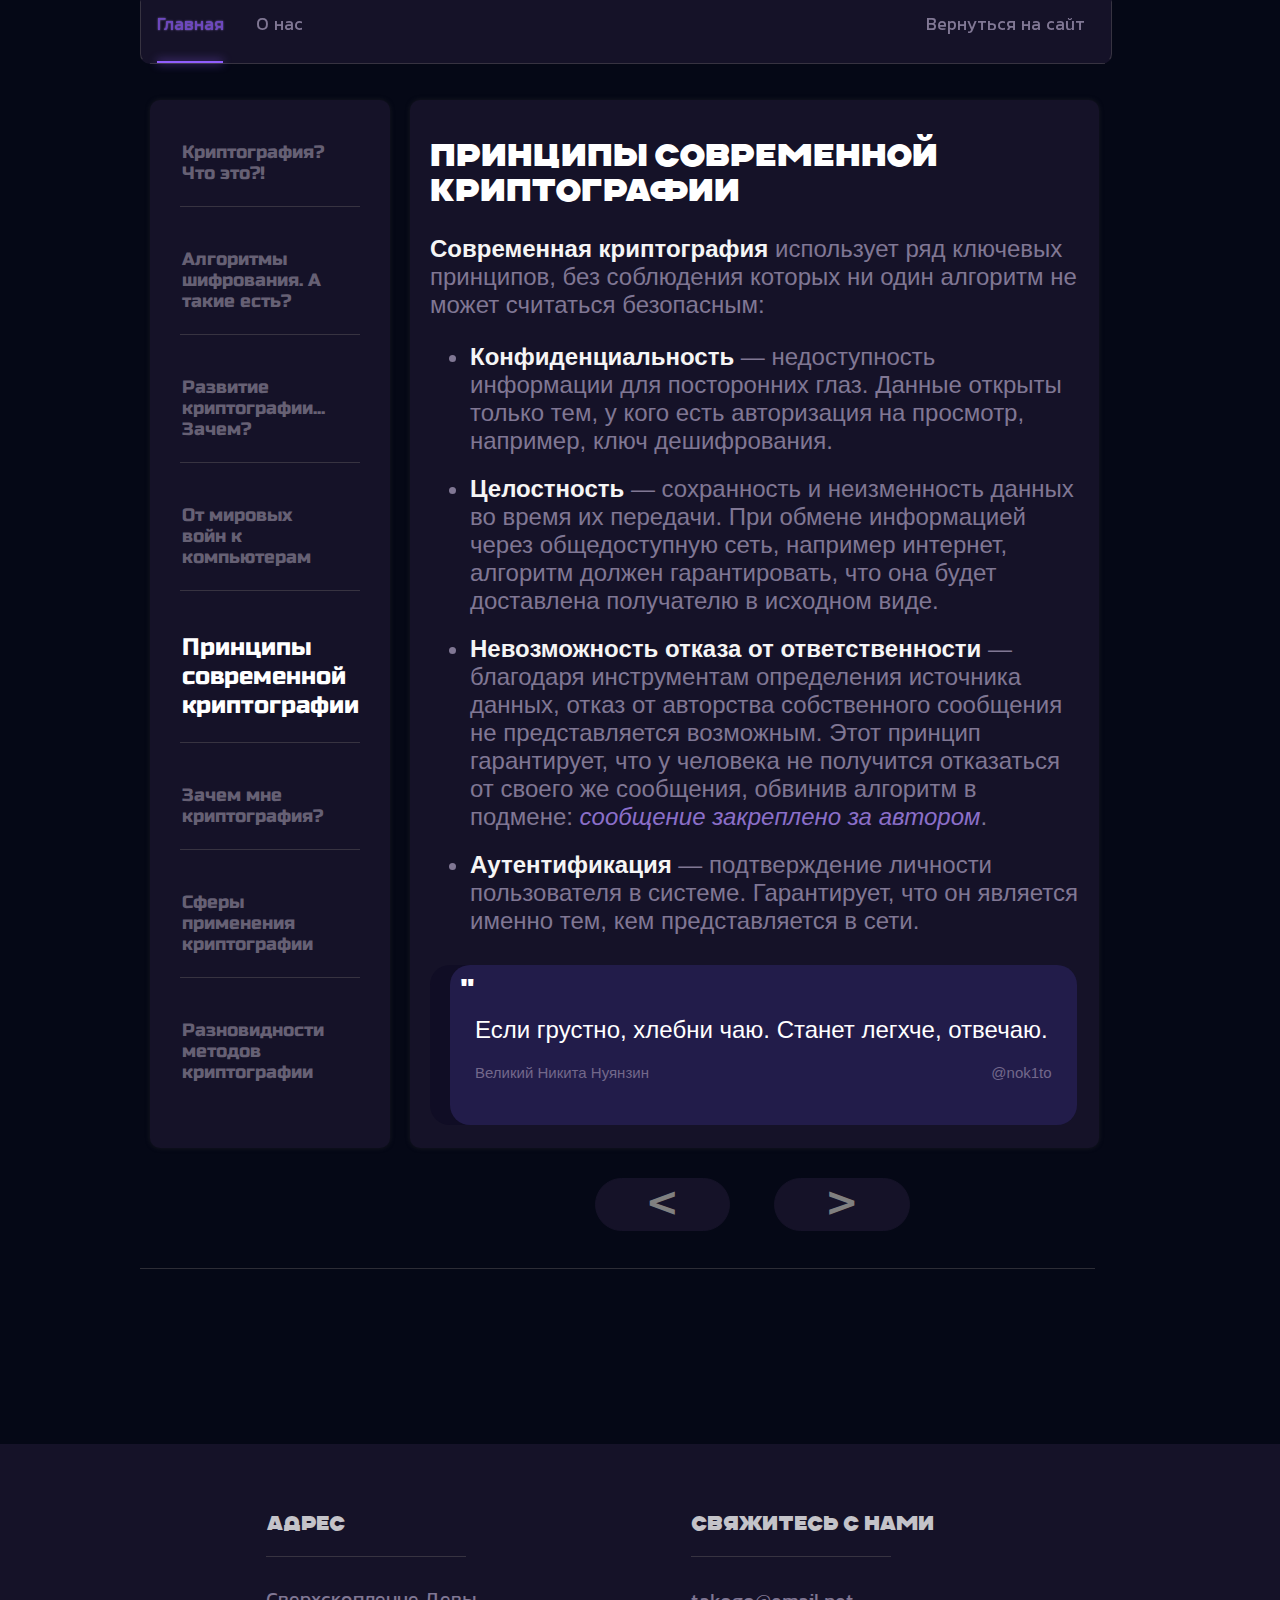
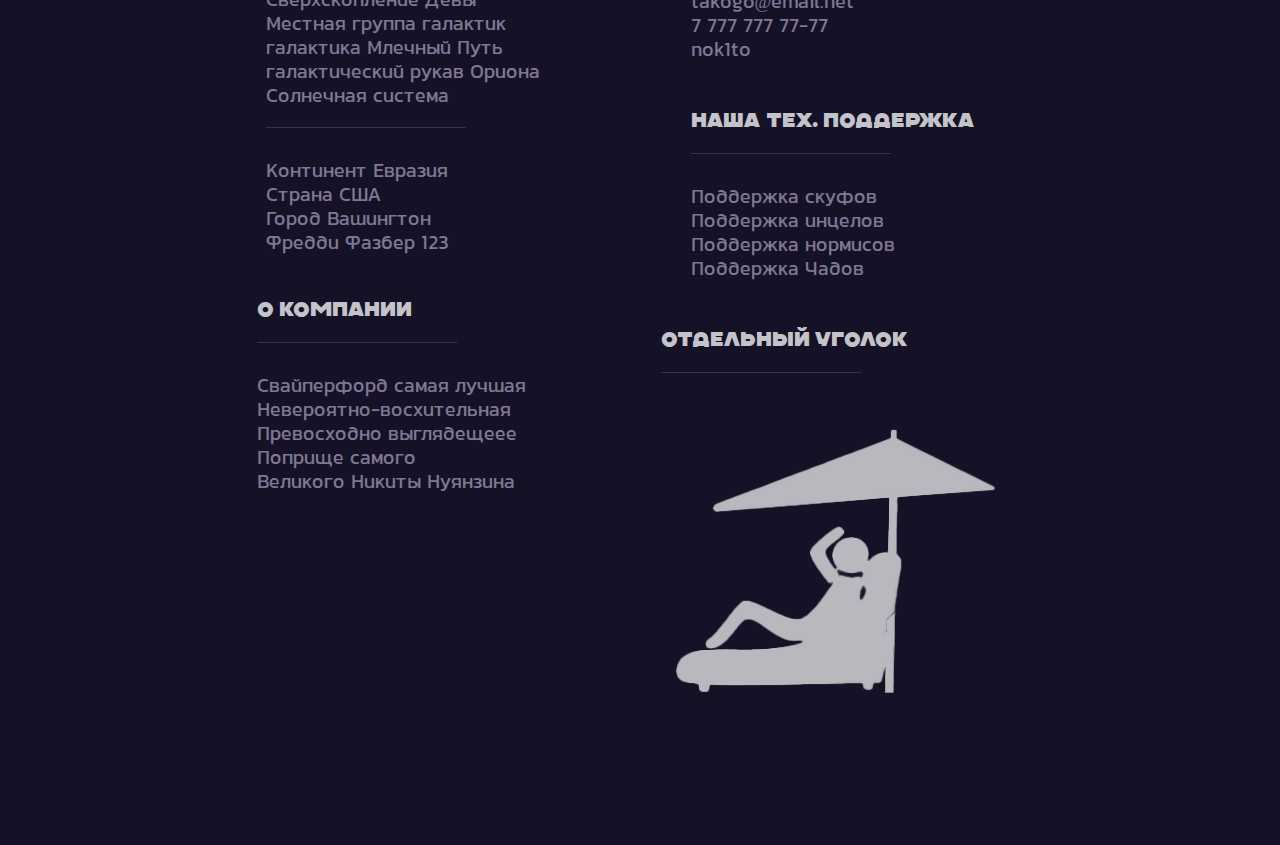
<file: page5.html>
<!DOCTYPE html>
<html lang="en">

<head>
    <meta charset="UTF-8">
    <meta name="viewport" content="width=device-width, initial-scale=1.0">
    <title>Свайперфорд</title>
    <link rel="stylesheet" href="style/header.css">
    <link rel="stylesheet" href="style/main.css">
    <link rel="stylesheet" href="style/fontstyle.css">
    <link rel="stylesheet" href="style/footer.css">
    <link rel="shortcut icon" href="image/swiper2.png" />
</head>
<style>
    .session-5 {
        color: white !important;
        font-size: 1.5em !important;
    }

    #session-1 {
        color: rgb(109, 71, 192) !important;
        text-shadow: 0 0 2px rgb(140, 114, 195);
    }
    
    .up {
        margin-top: 20px;
    }
</style>

<body>
    <div class="main">
        <div class="header">
            <div class="main-header">
                <input type="checkbox" id="burger-toggle">
                <label for="burger-toggle">
                    <span></span>
                </label>
                <div id="tipo-left-cont">
                    <div id="ghost"></div>
                    <div id="tittle-top-top">
                        <img src="image/swiper2.png" alt="">
                        <span>СвайперФорд</span>
                    </div>
                    <a href="index.html" class="session-1" id="top-tittle">
                        <span>Криптография?</span>
                        <span>Что это?!</span>
                    </a>
                    <div class="line"></div>
                    <a href="page2.html" class="session-2">
                        <span>Алгоритмы шифрования. </span>
                        <span>А такие есть?</span>
                    </a>
                    <div class="line"></div>
                    <a href="page3.html" class="session-3">
                        <span>Развитие криптографии... </span>
                        <span>Зачем?</span>
                    </a>
                    <div class="line"></div>
                    <a href="page4.html" class="session-4">
                        <span>От мировых войн </span>
                        <span>к компьютерам</span>
                    </a>
                    <div class="line"></div>
                    <a href="page5.html" class="session-5">
                        <span>Принципы современной </span>
                        <span>криптографии</span>
                    </a>
                    <div class="line"></div>
                    <a href="page6.html" class="session-6">
                        <span>Зачем мне </span>
                        <span>криптография?</span>
                    </a>
                    <div class="line"></div>
                    <a href="page7.html" class="session-7">
                        <span>Сферы применения </span>
                        <span>криптографии</span>
                    </a>
                    <div class="line"></div>
                    <a href="page8.html" class="session-8">
                        <span>Разновидности методов </span>
                        <span>криптографии</span>
                    </a>
                    <div class="line"></div>
                    <div id="buttom-fu">
                        <a href="">Вернуться на сайт</a>
                    </div>
                </div>
                <a href="#" id="session-1">Главная</a>
                <a href="about_us.html">О нас</a>
            </div>
            <div class="notimpt-header">
                <a href="">Вернуться на сайт</a>
            </div>
        </div>
        <div class="horizontal-line" id="line-header"></div>
        <div class="left-right-cont">
            <div class="left-cont">
                <a href="index.html" class="session-1">Криптография? Что это?!</a>
                <div class="line"></div>
                <a href="page2.html" class="session-2">Алгоритмы шифрования. А такие есть?</a>
                <div class="line"></div>
                <a href="page3.html" class="session-3">Развитие криптографии... Зачем?</a>
                <div class="line"></div>
                <a href="page4.html" class="session-4">От мировых войн к компьютерам</a>
                <div class="line"></div>
                <a href="page5.html" class="session-5">Принципы современной криптографии</a>
                <div class="line"></div>
                <a href="page6.html" class="session-6">Зачем мне криптография?</a>
                <div class="line"></div>
                <a href="page7.html" class="session-7">Сферы применения криптографии</a>
                <div class="line"></div>
                <a href="page8.html" class="session-8">Разновидности методов криптографии</a>
            </div>
            <div class="right-all">
                <div class="right-cont">
                    <h1>Принципы современной криптографии</h1>
                    <p>
                        <span class="weight">Современная криптография</span> использует ряд ключевых принципов, без соблюдения которых ни один
                        алгоритм не может считаться безопасным:
                    </p>
                    <ul>
                        <li><span class="weight">Конфиденциальность</span> — недоступность информации для посторонних глаз. Данные открыты только
                            тем, у кого есть авторизация на просмотр, например, ключ дешифрования.
                        <li class="up"><span class="weight">Целостность</span> — сохранность и неизменность данных во время их передачи. При обмене информацией
                            через общедоступную сеть, например интернет, алгоритм должен гарантировать, что она будет
                            доставлена получателю в исходном виде.</li>
                        <li class="up"><span class="weight">Невозможность отказа от ответственности</span> — благодаря инструментам определения источника
                            данных, отказ от авторства собственного сообщения не представляется возможным. Этот принцип
                            гарантирует, что у человека не получится отказаться от своего же сообщения, обвинив алгоритм
                            в подмене: <span class="italic">сообщение закреплено за автором</span>.
                        </li>
                        <li class="up"><span class="weight">Аутентификация</span> — подтверждение личности пользователя в системе. Гарантирует, что он является
                            именно тем, кем представляется в сети.</li>
                    </ul>
                    <div id="quote-all">
                        <div id="quote">
                            <div id="quote-beauty"></div>
                            <div id="quote-answer">
                                <span id="quotes">"</span>
                                <p>Если грустно, хлебни чаю. Станет легхче, отвечаю.</p>
                                <div id="quote-author">
                                    <span>Великий Никита Нуянзин</span>
                                    <span>@nok1to</span>
                                </div>
                            </div>
                        </div>
                    </div>
                </div>
                <div class="button">
                    <a href="page4.html" id="prev"><</a>
                            <a href="page6.html" id="next">></a>
                </div>
            </div>
        </div>
        <div class="horizontal-line" id="horizontal-line3"></div>
    </div>
    <footer>
        <div id="huinya"></div>
        <div id="footer">
            <div id="mainfooter">
                <div class="block" id="block1">
                    <span class="tittle">АДРЕС</span>
                    <div class="horizontal-line5"></div>
                    <span>Сверхскопление Девы</span>
                    <span>Местная группа галактик</span>
                    <span>галактика Млечный Путь</span>
                    <span>галактический рукав Ориона</span>
                    <span>Солнечная система</span>
                    <div class="horizontal-line5"></div>
                    <span>Континент Евразия</span>
                    <span>Страна США</span>
                    <span>Город Вашингтон</span>
                    <span>Фредди Фазбер 123</span>
                </div>
                <div class="block" id="block2">
                    <div class="block" id="block21">
                        <span class="tittle">СВЯЖИТЕСЬ С НАМИ</span>
                        <div class="horizontal-line5"></div>
                        <span>takogo@email.net</span>
                        <span> 7 777 777 77-77</span>
                        <span>nok1to</span>
                    </div>
                    <div class="block" id="block22">
                        <span class="tittle">Наша тех. поддержка</span>
                        <div class="horizontal-line5"></div>
                        <span>Поддержка скуфов</span>
                        <span>Поддержка инцелов</span>
                        <span>Поддержка нормисов</span>
                        <span>Поддержка Чадов</span>
                    </div>
                </div>
                <div class="block" id="block3">
                    <span class="tittle">О компании</span>
                    <div class="horizontal-line5"></div>
                    <span>Cвайперфорд самая лучшая</span>
                    <span>Невероятно-восхительная</span>
                    <span>Превосходно выглядещеее </span>
                    <span>Поприще самого</span>
                    <span>Великого Никиты Нуянзина</span>
                </div>
                <div class="block" id="block4">
                    <span class="tittle" id="nefor">Отдельный уголок</span>
                    <div class="horizontal-line5"></div>
                    <img src="image/stick.png" alt="">

                </div>
            </div>
        </div>
    </footer>
</body>

</html>
</file>
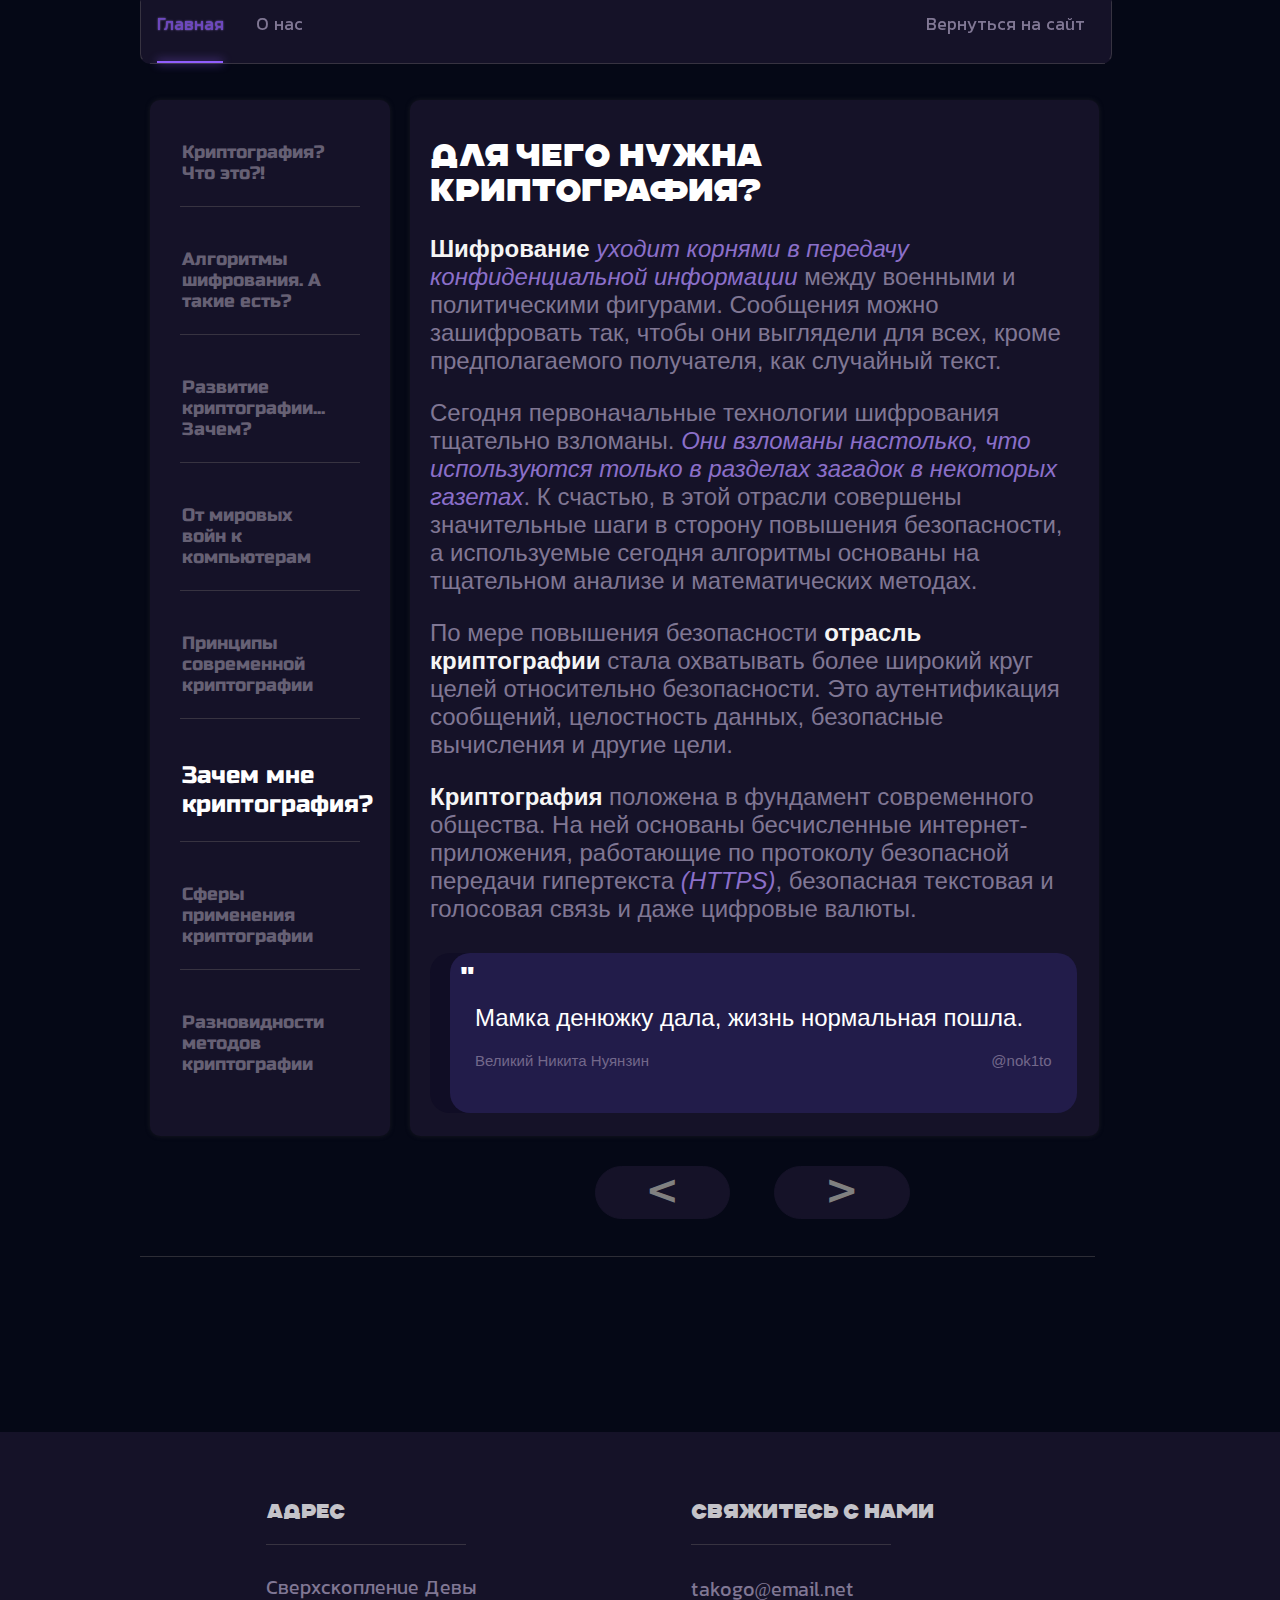
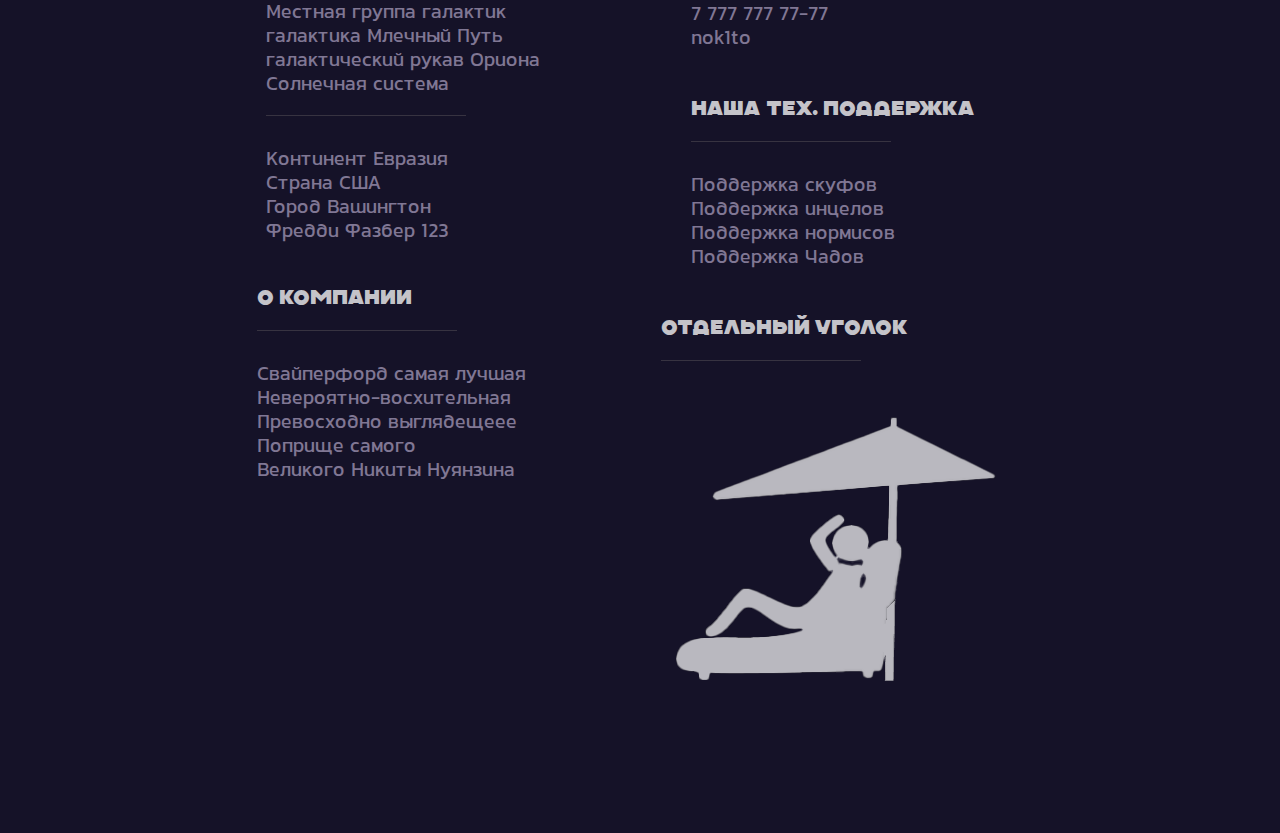
<file: page6.html>
<!DOCTYPE html>
<html lang="en">

<head>
    <meta charset="UTF-8">
    <meta name="viewport" content="width=device-width, initial-scale=1.0">
    <title>Свайперфорд</title>
    <link rel="stylesheet" href="style/header.css">
    <link rel="stylesheet" href="style/main.css">
    <link rel="stylesheet" href="style/fontstyle.css">
    <link rel="stylesheet" href="style/footer.css">
    <link rel="shortcut icon" href="image/swiper2.png" />
</head>
<style>
    .session-6 {
        color: white !important;
        font-size: 1.5em !important;
    }

    #session-1 {
        color: rgb(109, 71, 192) !important;
        text-shadow: 0 0 2px rgb(140, 114, 195);
    }
</style>

<body>
    <div class="main">
        <div class="header">
            <div class="main-header">
                <input type="checkbox" id="burger-toggle">
                <label for="burger-toggle">
                    <span></span>
                </label>
                <div id="tipo-left-cont">
                    <div id="ghost"></div>
                    <div id="tittle-top-top">
                        <img src="image/swiper2.png" alt="">
                        <span>СвайперФорд</span>
                    </div>
                    <a href="index.html" class="session-1" id="top-tittle">
                        <span>Криптография?</span>
                        <span>Что это?!</span>
                    </a>
                    <div class="line"></div>
                    <a href="page2.html" class="session-2">
                        <span>Алгоритмы шифрования. </span>
                        <span>А такие есть?</span>
                    </a>
                    <div class="line"></div>
                    <a href="page3.html" class="session-3">
                        <span>Развитие криптографии... </span>
                        <span>Зачем?</span>
                    </a>
                    <div class="line"></div>
                    <a href="page4.html" class="session-4">
                        <span>От мировых войн </span>
                        <span>к компьютерам</span>
                    </a>
                    <div class="line"></div>
                    <a href="page5.html" class="session-5">
                        <span>Принципы современной </span>
                        <span>криптографии</span>
                    </a>
                    <div class="line"></div>
                    <a href="page6.html" class="session-6">
                        <span>Зачем мне </span>
                        <span>криптография?</span>
                    </a>
                    <div class="line"></div>
                    <a href="page7.html" class="session-7">
                        <span>Сферы применения </span>
                        <span>криптографии</span>
                    </a>
                    <div class="line"></div>
                    <a href="page8.html" class="session-8">
                        <span>Разновидности методов </span>
                        <span>криптографии</span>
                    </a>
                    <div class="line"></div>
                    <div id="buttom-fu">
                        <a href="">Вернуться на сайт</a>
                    </div>
                </div>
                <a href="#" id="session-1">Главная</a>
                <a href="about_us.html">О нас</a>
            </div>
            <div class="notimpt-header">
                <a href="">Вернуться на сайт</a>
            </div>
        </div>
        <div class="horizontal-line" id="line-header"></div>
        <div class="left-right-cont">
            <div class="left-cont">
                <a href="index.html" class="session-1">Криптография? Что это?!</a>
                <div class="line"></div>
                <a href="page2.html" class="session-2">Алгоритмы шифрования. А такие есть?</a>
                <div class="line"></div>
                <a href="page3.html" class="session-3">Развитие криптографии... Зачем?</a>
                <div class="line"></div>
                <a href="page4.html" class="session-4">От мировых войн к компьютерам</a>
                <div class="line"></div>
                <a href="page5.html" class="session-5">Принципы современной криптографии</a>
                <div class="line"></div>
                <a href="page6.html" class="session-6">Зачем мне криптография?</a>
                <div class="line"></div>
                <a href="page7.html" class="session-7">Сферы применения криптографии</a>
                <div class="line"></div>
                <a href="page8.html" class="session-8">Разновидности методов криптографии</a>
            </div>
            <div class="right-all">
                <div class="right-cont">
                    <h1>Для чего нужна Криптография?</h1>
                    <p>
                        <span class="weight">Шифрование</span> <span class="italic">уходит корнями в передачу конфиденциальной информации</span> между военными и политическими
                        фигурами. Сообщения можно зашифровать так, чтобы они выглядели для всех, кроме предполагаемого
                        получателя, как случайный текст.
                    </p>
                    <p>
                        Сегодня первоначальные технологии шифрования тщательно взломаны. <span class="italic">Они взломаны настолько, что
                            используются только в разделах загадок в некоторых газетах</span>. К счастью, в этой отрасли совершены
                        значительные шаги в сторону повышения безопасности, а используемые сегодня алгоритмы основаны на
                        тщательном анализе и математических методах.
                    </p>
                    <p>
                        По мере повышения безопасности <span class="weight">отрасль криптографии</span> стала охватывать более широкий круг целей
                        относительно безопасности. Это аутентификация сообщений, целостность данных, безопасные
                        вычисления и другие цели.
                    </p>
                    <p>
                        <span class="weight">Криптография</span> положена в фундамент современного общества. На ней основаны бесчисленные
                        интернет-приложения, работающие по протоколу безопасной передачи гипертекста <span class="italic">(HTTPS)</span>, безопасная
                        текстовая и голосовая связь и даже цифровые валюты.
                    </p>
                    <div id="quote-all">
                        <div id="quote">
                            <div id="quote-beauty"></div>
                            <div id="quote-answer">
                                <span id="quotes">"</span>
                                <p>Мамка денюжку дала, жизнь нормальная пошла.</p>
                                <div id="quote-author">
                                    <span>Великий Никита Нуянзин</span>
                                    <span>@nok1to</span>
                                </div>
                            </div>
                        </div>
                    </div>
                </div>
                <div class="button">
                    <a href="page5.html" id="prev"><</a>
                            <a href="page7.html" id="next">></a>
                </div>
            </div>
        </div>
        <div class="horizontal-line" id="horizontal-line3"></div>
    </div>
    <footer>
        <div id="huinya"></div>
        <div id="footer">
            <div id="mainfooter">
                <div class="block" id="block1">
                    <span class="tittle">АДРЕС</span>
                    <div class="horizontal-line5"></div>
                    <span>Сверхскопление Девы</span>
                    <span>Местная группа галактик</span>
                    <span>галактика Млечный Путь</span>
                    <span>галактический рукав Ориона</span>
                    <span>Солнечная система</span>
                    <div class="horizontal-line5"></div>
                    <span>Континент Евразия</span>
                    <span>Страна США</span>
                    <span>Город Вашингтон</span>
                    <span>Фредди Фазбер 123</span>
                </div>
                <div class="block" id="block2">
                    <div class="block" id="block21">
                        <span class="tittle">СВЯЖИТЕСЬ С НАМИ</span>
                        <div class="horizontal-line5"></div>
                        <span>takogo@email.net</span>
                        <span> 7 777 777 77-77</span>
                        <span>nok1to</span>
                    </div>
                    <div class="block" id="block22">
                        <span class="tittle">Наша тех. поддержка</span>
                        <div class="horizontal-line5"></div>
                        <span>Поддержка скуфов</span>
                        <span>Поддержка инцелов</span>
                        <span>Поддержка нормисов</span>
                        <span>Поддержка Чадов</span>
                    </div>
                </div>
                <div class="block" id="block3">
                    <span class="tittle">О компании</span>
                    <div class="horizontal-line5"></div>
                    <span>Cвайперфорд самая лучшая</span>
                    <span>Невероятно-восхительная</span>
                    <span>Превосходно выглядещеее </span>
                    <span>Поприще самого</span>
                    <span>Великого Никиты Нуянзина</span>
                </div>
                <div class="block" id="block4">
                    <span class="tittle" id="nefor">Отдельный уголок</span>
                    <div class="horizontal-line5"></div>
                    <img src="image/stick.png" alt="">
                </div>
            </div>
        </div>
    </footer>
</body>

</html>
</file>
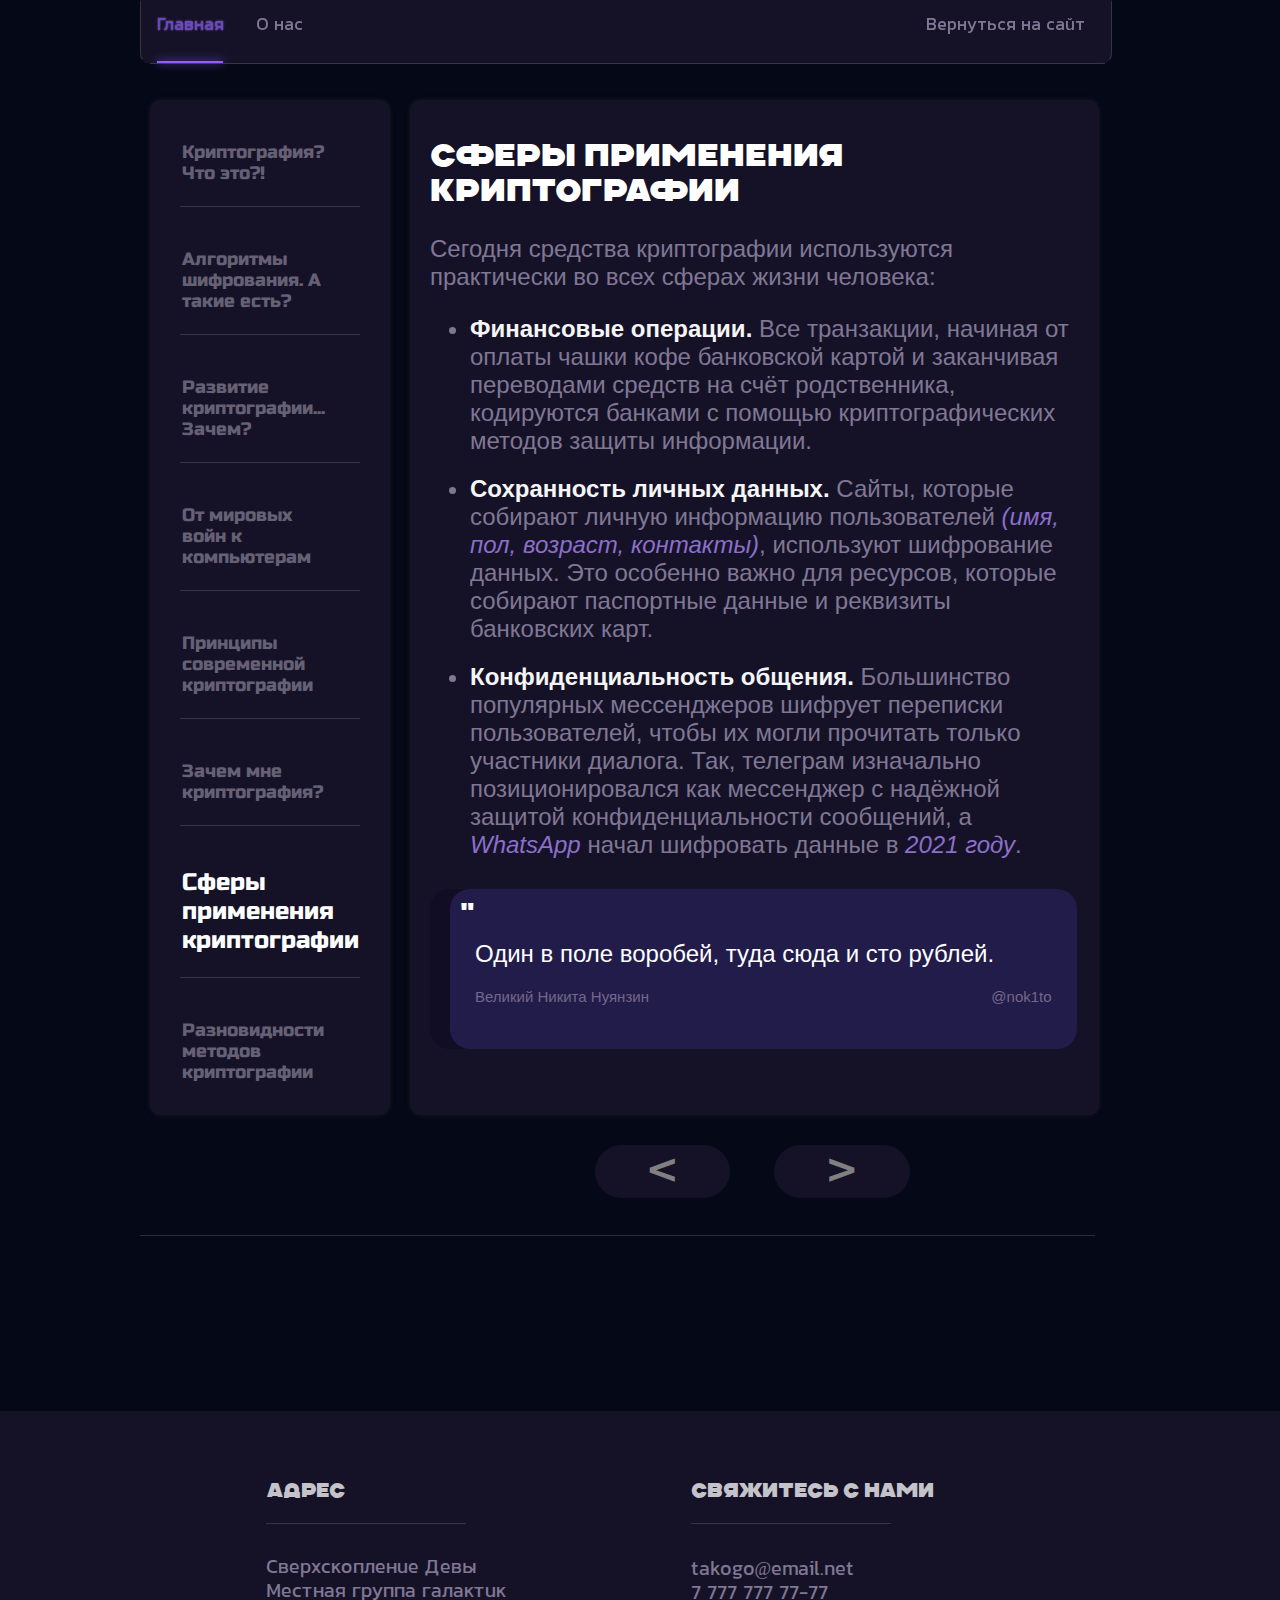
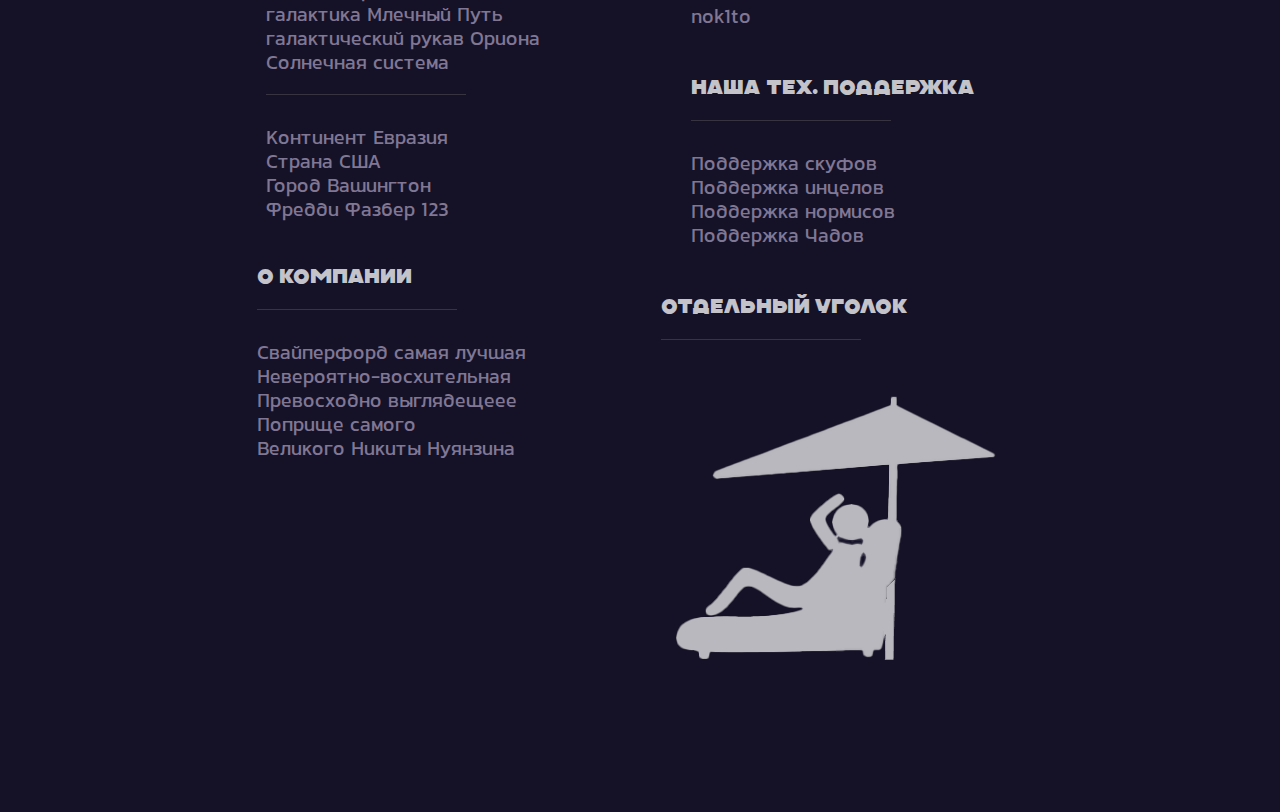
<file: page7.html>
<!DOCTYPE html>
<html lang="en">

<head>
    <meta charset="UTF-8">
    <meta name="viewport" content="width=device-width, initial-scale=1.0">
    <title>Свайперфорд</title>
    <link rel="stylesheet" href="style/header.css">
    <link rel="stylesheet" href="style/main.css">
    <link rel="stylesheet" href="style/fontstyle.css">
    <link rel="stylesheet" href="style/footer.css">
    <link rel="shortcut icon" href="image/swiper2.png" />
</head>
<style>
    .session-7 {
        color: white !important;
        font-size: 1.5em !important;
    }

    #session-1 {
        color: rgb(109, 71, 192) !important;
        text-shadow: 0 0 2px rgb(140, 114, 195);
    }

    .up {
        margin-top: 20px;
    }
</style>

<body>
    <div class="main">
        <div class="header">
            <div class="main-header">
                <input type="checkbox" id="burger-toggle">
                <label for="burger-toggle">
                    <span></span>
                </label>
                <div id="tipo-left-cont">
                    <div id="ghost"></div>
                    <div id="tittle-top-top">
                        <img src="image/swiper2.png" alt="">
                        <span>СвайперФорд</span>
                    </div>
                    <a href="index.html" class="session-1" id="top-tittle">
                        <span>Криптография?</span>
                        <span>Что это?!</span>
                    </a>
                    <div class="line"></div>
                    <a href="page2.html" class="session-2">
                        <span>Алгоритмы шифрования. </span>
                        <span>А такие есть?</span>
                    </a>
                    <div class="line"></div>
                    <a href="page3.html" class="session-3">
                        <span>Развитие криптографии... </span>
                        <span>Зачем?</span>
                    </a>
                    <div class="line"></div>
                    <a href="page4.html" class="session-4">
                        <span>От мировых войн </span>
                        <span>к компьютерам</span>
                    </a>
                    <div class="line"></div>
                    <a href="page5.html" class="session-5">
                        <span>Принципы современной </span>
                        <span>криптографии</span>
                    </a>
                    <div class="line"></div>
                    <a href="page6.html" class="session-6">
                        <span>Зачем мне </span>
                        <span>криптография?</span>
                    </a>
                    <div class="line"></div>
                    <a href="page7.html" class="session-7">
                        <span>Сферы применения </span>
                        <span>криптографии</span>
                    </a>
                    <div class="line"></div>
                    <a href="page8.html" class="session-8">
                        <span>Разновидности методов </span>
                        <span>криптографии</span>
                    </a>
                    <div class="line"></div>
                    <div id="buttom-fu">
                        <a href="">Вернуться на сайт</a>
                    </div>
                </div>
                <a href="#" id="session-1">Главная</a>
                <a href="about_us.html">О нас</a>
            </div>
            <div class="notimpt-header">
                <a href="">Вернуться на сайт</a>
            </div>
        </div>
        <div class="horizontal-line" id="line-header"></div>
        <div class="left-right-cont">
            <div class="left-cont">
                <a href="index.html" class="session-1">Криптография? Что это?!</a>
                <div class="line"></div>
                <a href="page2.html" class="session-2">Алгоритмы шифрования. А такие есть?</a>
                <div class="line"></div>
                <a href="page3.html" class="session-3">Развитие криптографии... Зачем?</a>
                <div class="line"></div>
                <a href="page4.html" class="session-4">От мировых войн к компьютерам</a>
                <div class="line"></div>
                <a href="page5.html" class="session-5">Принципы современной криптографии</a>
                <div class="line"></div>
                <a href="page6.html" class="session-6">Зачем мне криптография?</a>
                <div class="line"></div>
                <a href="page7.html" class="session-7">Сферы применения криптографии</a>
                <div class="line"></div>
                <a href="page8.html" class="session-8">Разновидности методов криптографии</a>
            </div>
            <div class="right-all">
                <div class="right-cont">
                    <h1>Сферы применения криптографии</h1>
                    <p>
                        Сегодня средства криптографии используются практически во всех сферах жизни человека:
                    </p>
                    <ul>
                        <li class="up">
                            <span class="weight">Финансовые операции.</span>
                            Все транзакции, начиная от оплаты чашки кофе банковской картой и заканчивая переводами
                            средств на счёт родственника, кодируются банками с помощью криптографических методов защиты
                            информации.
                        </li>
                        <li class="up">
                            <span class="weight">Сохранность личных данных.</span>
                            Сайты, которые собирают личную информацию пользователей <span class="italic">(имя, пол,
                                возраст, контакты)</span>,
                            используют шифрование данных. Это особенно важно для ресурсов, которые собирают паспортные
                            данные и реквизиты банковских карт.
                        </li>
                        <li class="up">
                            <span class="weight">Конфиденциальность общения.</span>
                            Большинство популярных мессенджеров шифрует переписки пользователей, чтобы их могли
                            прочитать только участники диалога. Так, телеграм изначально позиционировался как мессенджер
                            с надёжной защитой конфиденциальности сообщений, а <span class="italic">WhatsApp</span>
                            начал шифровать данные в <span class="italic">2021 году</span>.
                        </li>
                    </ul>
                    <div id="quote-all">
                        <div id="quote">
                            <div id="quote-beauty"></div>
                            <div id="quote-answer">
                                <span id="quotes">"</span>
                                <p>Один в поле воробей, туда сюда и сто рублей.</p>
                                <div id="quote-author">
                                    <span>Великий Никита Нуянзин</span>
                                    <span>@nok1to</span>
                                </div>
                            </div>
                        </div>
                    </div>
                </div>
                <div class="button">
                    <a href="page6.html" id="prev"><</a>
                            <a href="page8.html" id="next">></a>
                </div>
            </div>
        </div>
        <div class="horizontal-line" id="horizontal-line3"></div>
    </div>
    <footer>
        <div id="huinya"></div>
        <div id="footer">
            <div id="mainfooter">
                <div class="block" id="block1">
                    <span class="tittle">АДРЕС</span>
                    <div class="horizontal-line5"></div>
                    <span>Сверхскопление Девы</span>
                    <span>Местная группа галактик</span>
                    <span>галактика Млечный Путь</span>
                    <span>галактический рукав Ориона</span>
                    <span>Солнечная система</span>
                    <div class="horizontal-line5"></div>
                    <span>Континент Евразия</span>
                    <span>Страна США</span>
                    <span>Город Вашингтон</span>
                    <span>Фредди Фазбер 123</span>
                </div>
                <div class="block" id="block2">
                    <div class="block" id="block21">
                        <span class="tittle">СВЯЖИТЕСЬ С НАМИ</span>
                        <div class="horizontal-line5"></div>
                        <span>takogo@email.net</span>
                        <span> 7 777 777 77-77</span>
                        <span>nok1to</span>
                    </div>
                    <div class="block" id="block22">
                        <span class="tittle">Наша тех. поддержка</span>
                        <div class="horizontal-line5"></div>
                        <span>Поддержка скуфов</span>
                        <span>Поддержка инцелов</span>
                        <span>Поддержка нормисов</span>
                        <span>Поддержка Чадов</span>
                    </div>
                </div>
                <div class="block" id="block3">
                    <span class="tittle">О компании</span>
                    <div class="horizontal-line5"></div>
                    <span>Cвайперфорд самая лучшая</span>
                    <span>Невероятно-восхительная</span>
                    <span>Превосходно выглядещеее </span>
                    <span>Поприще самого</span>
                    <span>Великого Никиты Нуянзина</span>
                </div>
                <div class="block" id="block4">
                    <span class="tittle" id="nefor">Отдельный уголок</span>
                    <div class="horizontal-line5"></div>
                    <img src="image/stick.png" alt="">

                </div>
            </div>
        </div>
    </footer>
</body>

</html>
</file>
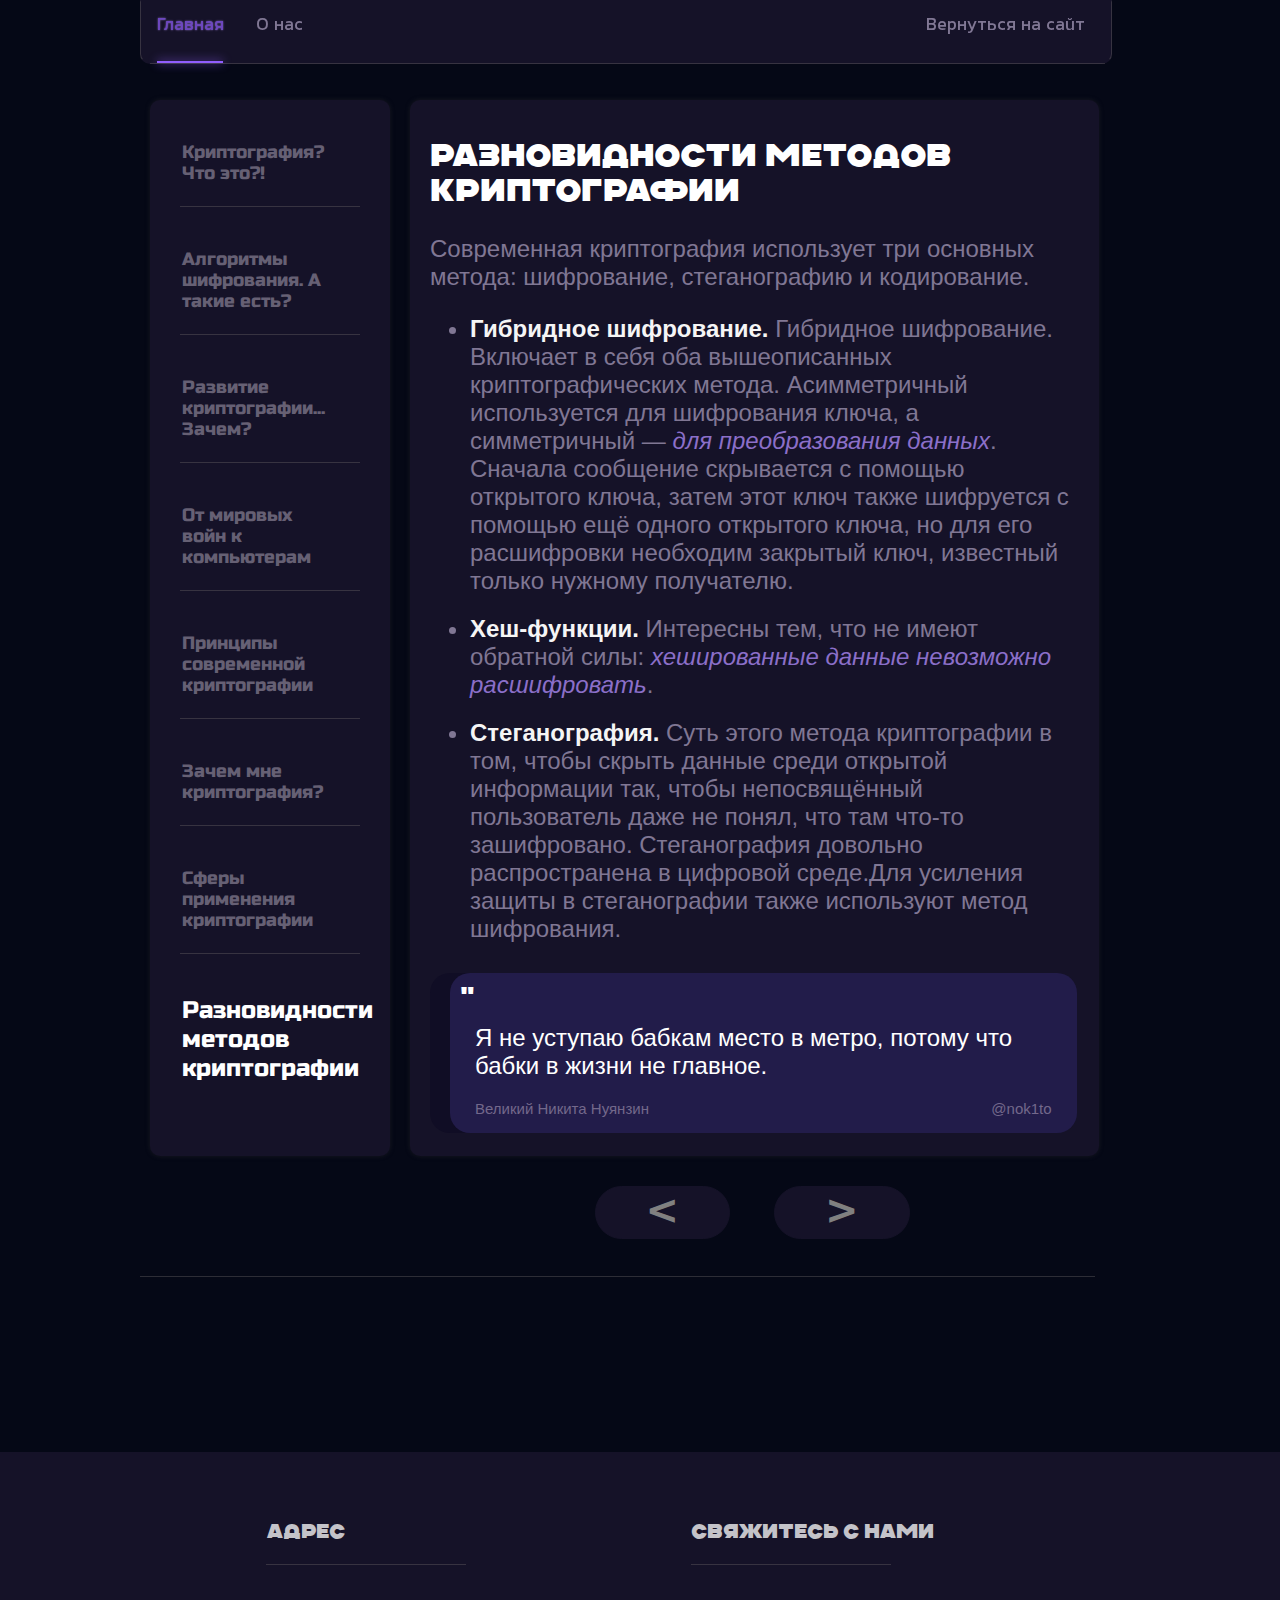
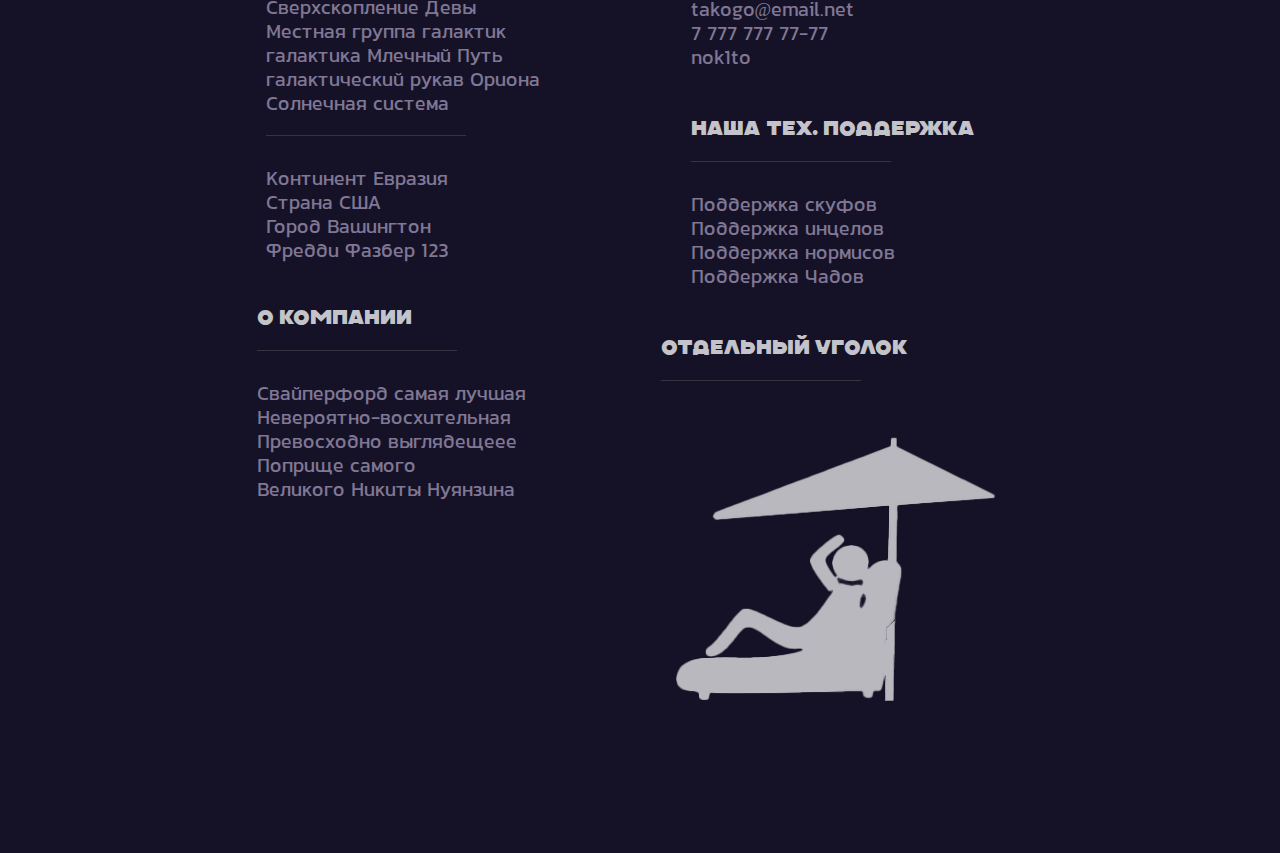
<file: page8.html>
<!DOCTYPE html>
<html lang="en">

<head>
    <meta charset="UTF-8">
    <meta name="viewport" content="width=device-width, initial-scale=1.0">
    <title>Свайперфорд</title>
    <link rel="stylesheet" href="style/header.css">
    <link rel="stylesheet" href="style/main.css">
    <link rel="stylesheet" href="style/fontstyle.css">
    <link rel="stylesheet" href="style/footer.css">
    <link rel="shortcut icon" href="image/swiper2.png" />
</head>
<style>
    .session-8 {
        color: white !important;
        font-size: 1.5em !important;
    }

    #session-1 {
        color: rgb(109, 71, 192) !important;
        text-shadow: 0 0 2px rgb(140, 114, 195);
    }

    .up {
        margin-top: 20px;
    }
</style>

<body>
    <div class="main">
        <div class="header">
            <div class="main-header">
                <input type="checkbox" id="burger-toggle">
                <label for="burger-toggle">
                    <span></span>
                </label>
                <div id="tipo-left-cont">
                    <div id="ghost"></div>
                    <div id="tittle-top-top">
                        <img src="image/swiper2.png" alt="">
                        <span>СвайперФорд</span>
                    </div>
                    <a href="index.html" class="session-1" id="top-tittle">
                        <span>Криптография?</span>
                        <span>Что это?!</span>
                    </a>
                    <div class="line"></div>
                    <a href="page2.html" class="session-2">
                        <span>Алгоритмы шифрования. </span>
                        <span>А такие есть?</span>
                    </a>
                    <div class="line"></div>
                    <a href="page3.html" class="session-3">
                        <span>Развитие криптографии... </span>
                        <span>Зачем?</span>
                    </a>
                    <div class="line"></div>
                    <a href="page4.html" class="session-4">
                        <span>От мировых войн </span>
                        <span>к компьютерам</span>
                    </a>
                    <div class="line"></div>
                    <a href="page5.html" class="session-5">
                        <span>Принципы современной </span>
                        <span>криптографии</span>
                    </a>
                    <div class="line"></div>
                    <a href="page6.html" class="session-6">
                        <span>Зачем мне </span>
                        <span>криптография?</span>
                    </a>
                    <div class="line"></div>
                    <a href="page7.html" class="session-7">
                        <span>Сферы применения </span>
                        <span>криптографии</span>
                    </a>
                    <div class="line"></div>
                    <a href="page8.html" class="session-8">
                        <span>Разновидности методов </span>
                        <span>криптографии</span>
                    </a>
                    <div class="line"></div>
                    <div id="buttom-fu">
                        <a href="">Вернуться на сайт</a>
                    </div>
                </div>
                <a href="#" id="session-1">Главная</a>
                <a href="about_us.html">О нас</a>
            </div>
            <div class="notimpt-header">
                <a href="">Вернуться на сайт</a>
            </div>
        </div>
        <div class="horizontal-line" id="line-header"></div>
        <div class="left-right-cont">
            <div class="left-cont">
                <a href="index.html" class="session-1">Криптография? Что это?!</a>
                <div class="line"></div>
                <a href="page2.html" class="session-2">Алгоритмы шифрования. А такие есть?</a>
                <div class="line"></div>
                <a href="page3.html" class="session-3">Развитие криптографии... Зачем?</a>
                <div class="line"></div>
                <a href="page4.html" class="session-4">От мировых войн к компьютерам</a>
                <div class="line"></div>
                <a href="page5.html" class="session-5">Принципы современной криптографии</a>
                <div class="line"></div>
                <a href="page6.html" class="session-6">Зачем мне криптография?</a>
                <div class="line"></div>
                <a href="page7.html" class="session-7">Сферы применения криптографии</a>
                <div class="line"></div>
                <a href="page8.html" class="session-8">Разновидности методов криптографии</a>
            </div>
            <div class="right-all">
                <div class="right-cont">
                    <h1>Разновидности методов криптографии</h1>
                    <p>
                        Современная криптография использует три основных метода: шифрование, стеганографию и
                        кодирование.
                    </p>
                    <ul>
                        <li class="up">
                            <span class="weight">Гибридное шифрование. </span>Гибридное шифрование. Включает в себя оба
                            вышеописанных криптографических метода.
                            Асимметричный используется для шифрования ключа, а симметричный
                            — <span class="italic">для преобразования данных</span>.
                            Сначала сообщение скрывается с помощью открытого ключа, затем этот ключ также шифруется с
                            помощью ещё одного открытого ключа, но для его расшифровки необходим закрытый ключ,
                            известный только нужному получателю.
                        </li>
                        <li class="up">
                            <span class="weight">Хеш-функции. </span>Интересны тем, что не имеют обратной силы:
                            <span class="italic">хешированные данные невозможно расшифровать</span>.
                        </li>
                        <li class="up">
                            <span class="weight">Стеганография. </span>
                            Суть этого метода криптографии в том, чтобы скрыть данные среди открытой информации так,
                            чтобы непосвящённый пользователь даже не понял, что там что-то зашифровано.
                            Стеганография довольно распространена в цифровой среде.Для усиления защиты в стеганографии
                            также используют метод шифрования.
                        </li>
                    </ul>
                    <div id="quote-all">
                        <div id="quote">
                            <div id="quote-beauty"></div>
                            <div id="quote-answer">
                                <span id="quotes">"</span>
                                <p>Я не уступаю бабкам место в метро, потому что бабки в жизни не главное.</p>
                                <div id="quote-author">
                                    <span>Великий Никита Нуянзин</span>
                                    <span>@nok1to</span>
                                </div>
                            </div>
                        </div>
                    </div>
                </div>
                <div class="button">
                    <a href="page7.html" id="prev"><</a>
                            <a href="https://www.youtube.com/watch?v=dQw4w9WgXcQ" id="next">></a>
                </div>
            </div>
        </div>
        <div class="horizontal-line" id="horizontal-line3"></div>
    </div>
    <footer>
        <div id="huinya"></div>
        <div id="footer">
            <div id="mainfooter">

                <div class="block" id="block1">
                    <span class="tittle">АДРЕС</span>
                    <div class="horizontal-line5"></div>
                    <span>Сверхскопление Девы</span>
                    <span>Местная группа галактик</span>
                    <span>галактика Млечный Путь</span>
                    <span>галактический рукав Ориона</span>
                    <span>Солнечная система</span>
                    <div class="horizontal-line5"></div>
                    <span>Континент Евразия</span>
                    <span>Страна США</span>
                    <span>Город Вашингтон</span>
                    <span>Фредди Фазбер 123</span>
                </div>
                <div class="block" id="block2">
                    <div class="block" id="block21">
                        <span class="tittle">СВЯЖИТЕСЬ С НАМИ</span>
                        <div class="horizontal-line5"></div>
                        <span>takogo@email.net</span>
                        <span> 7 777 777 77-77</span>
                        <span>nok1to</span>
                    </div>
                    <div class="block" id="block22">
                        <span class="tittle">Наша тех. поддержка</span>
                        <div class="horizontal-line5"></div>
                        <span>Поддержка скуфов</span>
                        <span>Поддержка инцелов</span>
                        <span>Поддержка нормисов</span>
                        <span>Поддержка Чадов</span>
                    </div>
                </div>
                <div class="block" id="block3">
                    <span class="tittle">О компании</span>
                    <div class="horizontal-line5"></div>
                    <span>Cвайперфорд самая лучшая</span>
                    <span>Невероятно-восхительная</span>
                    <span>Превосходно выглядещеее </span>
                    <span>Поприще самого</span>
                    <span>Великого Никиты Нуянзина</span>
                </div>
                <div class="block" id="block4">
                    <span class="tittle" id="nefor">Отдельный уголок</span>
                    <div class="horizontal-line5"></div>
                    <img src="image/stick.png" alt="">

                </div>
            </div>
        </div>
    </footer>
</body>

</html>
</file>
<file: style/header.css>
body {
    margin: 0;
    padding: 0;
}

.header {
    display: flex;
    max-width: inherit;
    position: fixed;
    z-index: 2;
    border: solid 2px transparent;
    border-bottom-left-radius: 10px;
    border-bottom-right-radius: 10px;
    border-left: rgba(119, 114, 114, 0.351) 1px solid;
    border-right: rgba(119, 114, 114, 0.351) 1px solid;
    width: 100%;
    max-width: 970px;
    min-width: 200px;
    margin-right: 20px;
    padding-bottom: 20px;
    justify-content: space-between;
    height: 40px;
    background-color: rgb(21, 18, 40);
}

#burger-toggle {
    display: none;
}

label {
    display: none;
    position: relative;
    width: 30px;
    height: 20px;
    margin-top: 17px;
    margin-right: 1em;
    margin-left: 10px;
}

label::before, label::after, label>span {
    position: absolute;
    background-color: grey;
    width: 100%;
    height: 2px;
    transition-duration: 0.2s;
}

label::before {
    content: '';
    top: 0
}

label::after {
    content: '';
    bottom: 0;
}

label>span {
    top: 9px;
}

#tipo-left-cont {
    position: fixed;
    overflow: auto;
    height: 99%;
    left: -300vh;
    width: 100%;
    margin-top: 60px;
    background-color: rgb(21, 18, 40);
    transition-duration: 1s;
}

#tipo-left-cont>#ghost {
    padding: 15px;
}

#tittle-top-top {
    display: flex;
    align-items: end;
    margin-bottom: 40px;
}

#tittle-top-top>img {
    width: 100px;
    height: auto;
    opacity: 0.8;
    margin-right: 10px;
    margin-left: 20px;
}

#tittle-top-top>span {
    position: relative;
    color: rgb(145, 94, 255);
    font-size: 2.5em;
    font-family: Tittle;
    margin-bottom: 30px;
}

#tipo-left-cont>a {
    position: relative;
    display: inline;
    margin-bottom: 25px;
    text-decoration: none;
    color: rgb(128, 119, 148);
    font-size: 1.5em;
    font-family: Left-cont;
    margin-left: 20px;
}


#tipo-left-cont>.line {
    display: block;
    width: 95%;
}

#buttom-fu {
    position: relative;
    display: none;
    margin-left: 250px;
    
}

#buttom-fu>a {
    border: solid 2px transparent;
    border-radius: 15px;
    padding-inline: 20px;
    padding-block: 10px;
    margin-bottom: 100px;
    background-color: rgb(145, 94, 255);
    text-decoration: none;
    font-weight: bolder;
    font-family: Buttom;
    color: white;
    box-shadow: 0 0 25px rgb(145, 94, 255);

}

#burger-toggle:checked ~ label::before {
    transform: rotate(45deg);
    top: 9px;
    background-color: rgb(145, 94, 255);
    box-shadow: 0 0 10px rgb(145, 94, 255);
    transition-duration: 0.2s;
}

#burger-toggle:checked ~ label::after {
    transform: rotate(-45deg);
    top: 9px;
    background-color: rgb(145, 94, 255);
    box-shadow: 0 0 10px rgb(145, 94, 255);
    transition-duration: 0.2s;
}

#burger-toggle:checked ~ label>span {
    transform: rotate(45deg);
    top: 9px;
    background-color: rgb(145, 94, 255);
    box-shadow: 0 0 10px rgb(145, 94, 255);
    transition-duration: 0.2s;
}


#burger-toggle:checked ~ #tipo-left-cont {
    display: block;
    left: 0;
    transition-duration: 1s;
}

.header>.main-header {
    display: flex;
    margin-right: 50px;
}

.header>div>a{
    display: flex;
    padding: 1em;
    text-decoration: none;
    color: rgb(128, 119, 148);
    border-bottom-color: currentcolor;
    font-family: Header;
    transition-duration: 0.5s;
    
}   

.header>.notimpt-header {
    margin-right: 10px;
}

.horizontal-line {
    height: 1px;
    width: 955px;
    background-color: rgba(119, 114, 114, 0.351);
    display: inline-block;
    margin-top: 20px;
    margin-bottom: 30px;
}

#line-header {
    position: fixed;
    margin-left: 10px;
    z-index: 2;
    top: 43px
}

#session-1::before {
    content: '';
    position: absolute;
    top: 59px;
    height: 2px;
    width: 66px;
    background-color: rgb(145, 94, 255);
    box-shadow: 0 0 10px rgb(145, 94, 255);
}


#session-2::before {
    position: absolute;
    top: 59px;
    height: 2px;
    width: 48px;
    background-color: rgb(145, 94, 255);
    box-shadow: 0 0 10px rgb(145, 94, 255);
}

.header>div>a:hover {
    color: rgb(145, 94, 255);
    text-shadow: 0 0 2px rgb(145, 94, 255);
    transition-duration: 0.2s;
}

@media(max-width: 1000px) {
    label {
        display: block;
    }
    .notimpt-header {
        display: none;
    }
    #buttom-fu {
        display: flex;
    }
}

@media(max-width: 708px) {
    #tipo-left-cont>a {
        font-size: 2.2em !important;
        display: flex;
        flex-direction: column;
    }
    
}

@media(max-width: 600px) {
    #tipo-left-cont>a {
        font-size: 1.8em !important;
        margin-left: 40px;
    }
    #buttom-fu {
        margin-left: 200px;
    }
}

@media(max-width: 510px) {
    #tipo-left-cont>a {
        font-size: 1.5em !important;
        margin-left: 40px;
    }
    #tittle-top-top>span {
        font-size: 2em;
    }
    #buttom-fu {
        margin-left: 150px;
    }
}

@media(max-width: 430px) {
    #tittle-top-top>span {
        font-size: 1.5em;
    }
    #tipo-left-cont>a {
        font-size: 1.3em !important;
        margin-left: 40px;
    }
    #buttom-fu {
        margin-left: 120px;
    }
}

@media(max-width: 376px) {
    #tittle-top-top>img {
        margin-left: 5px;
    }
    #tittle-top-top>span {
        font-size: 1.3em;
    }
    #tipo-left-cont>a {
        font-size: 1.15em !important;
        margin-left: 40px;
    }
    #buttom-fu {
        margin-left: 90px;
    }
}

@media(max-width: 330px) {
    #tipo-left-cont>a {
        font-size: 1.15em !important;
        margin-left: 20px;
    }
    #tittle-top-top>img {
        width: 60px;
    }
    #tittle-top-top>span {
        margin-bottom: 20px;
    }
    #buttom-fu {
        margin-left: 75px;
    }
}
</file>
<file: style/main.css>
html {
    display: flex;
    flex-direction: column;
    background-color: rgb(5, 8, 22);
    justify-content: center;
    font-family: Main;
}

.main {
    display: flex;
    flex-direction: column;
    width: 100%;
    max-width: 1000px;
    margin: auto;
}

.left-right-cont {
    display: grid;
    z-index: 1;
    grid-template-columns: 25% 70%;
    margin-top: 100px;
}

.right-all {
    display: grid;
    grid-template-columns: 101.3%;
    grid-template-rows: 100% 10%;
    justify-items: center;
}

.left-cont {
    display: inline-flex;
    flex-direction: column;
    border: 20px;
    border-style: solid;
    border-radius: 10px;
    border-color: rgb(21, 18, 40);
    padding: 10px;
    margin-left: 10px;
    background-color: rgb(21, 18, 40);
    box-shadow: 0 0 5px #3336;
    
}

.left-cont>a {
    padding-top: 10px;
    padding-right: 20px;
    border: solid 2px transparent;
    border-radius: 10px;
    text-decoration: none;
    color: rgb(102, 96, 116);
    font-size: 1.1em;
    font-family: Left-cont;
    transition-duration: 0.4s;
}

.line {
    height: 1px;
    width: 100%;
    background-color: rgba(119, 114, 114, 0.351);
    display: inline-block;
    margin-top: 20px;
    margin-bottom: 30px;
}

.left-cont>a:hover {
    color: white;
    transition-duration: 0.2s;
}



.right-cont {
    display: inline;
    position: relative;
    border: 10px;
    border-style: solid;
    border-color: rgb(21, 18, 40);
    padding: 10px;
    border-radius: 10px;
    float: right;
    margin-left: 20px;
    background-color: rgb(21, 18, 40);
    max-width: 200vh;
    box-shadow: 0 0 5px #3336;
}

.right-cont>h1 {
    font-family: Tittle;
    color: white;

}

.weight {
    font-weight: bold;
    color: whitesmoke;
}

.italic {
    font-style: italic;
    color: rgb(139, 111, 201);
}

#quote-all {
    position: relative;
}

#quote {
    position: relative;
    display: block;
    height: 150px;
    width: 100%;
    margin-top: 30px;
    margin-bottom: -40px;
}

#quote-beauty {
    position: absolute;
    width: 30%;
    height: 100%;
    background-color: black;
    border: 5px solid transparent;
    background-color: rgb(16, 13, 37);
    border-radius: 20px;
    width: 30%;
    height: 100%;
    z-index: 1;
}

#quote-answer {
    position: absolute;
    color: white;
    left: 20px;
    height: 100%;
    width: 95%;
    background-color: rgb(34, 28, 74);
    border: 5px solid transparent;
    border-radius: 20px;
    font-family: sans-serif;
    font-size: 1.5em;
    z-index: 2;
}


#quote-answer>p {
    margin: 0px;
    margin-left: 20px;
    margin-bottom: 20px;
}

#quote-author {
    display: flex;
    justify-content: space-between;
}

#quote-author>span {
    margin-left: 20px;
    margin-right: 20px;
    font-size: 15px;
    color: rgb(115, 104, 139);
}

#quotes {
    font-size: 30px;
    font-family: Quotes;
    margin-left: 5px;
}

.right-cont>p, .right-cont>ul, .right-cont>span {
    color: rgb(128, 119, 148);
    font-family: sans-serif;
    font-size: 1.5em;
} 

p {
    font-size: 1em;
}

.button>a {
    position: relative;
    display: inline-flex;
    align-items: center;
    bottom: -30px;
    text-decoration: none;
    color: rgba(0, 0, 0, 0.849);
    background-color: rgb(21, 18, 40);
    border: 1px solid;
    border-color: rgb(21, 18, 40);
    border-radius: 30px;
    padding-inline: 50px;
    padding-bottom: 5px;
    color: grey;
    font-size: 40px;
    font-weight: bold;
    font-family: system-ui, -apple-system, BlinkMacSystemFont, 'Segoe UI', Roboto, Oxygen, Ubuntu, Cantarell, 'Open Sans', 'Helvetica Neue', sans-serif;
    transition-duration: 0.3s;
}

.button>.invs {
    display: none;
}

.button>#next {
    margin-left: 40px;
}

.button>#prev {
    margin-left: 15px;
}

.button>a:hover {
    background-color: rgb(109, 71, 192);
    border-color: rgb(109, 71, 192);
    box-shadow: 0 0 20px rgb(109, 71, 192);
    transform: scale(1.05);
    color: white;
    transition-duration: 0.3s;
}

#horizontal-line3 {
    margin-top: 120px;
}

#neformal {
    font-size: 26px
}

@media(max-width: 1000px) {
    .left-cont {
        display: none;
    }
    .left-right-cont {
        grid-template-columns: 95%;
    }
}

@media(max-width: 361px) {
    .button>a {
        display: none;
    }
    .button>.invs {
        display: inline;
        padding-inline: 13px !important;
        padding-block: 10px !important;
        font-size: 19px;
    }
    .button>#invsprev {
        margin-right: 30px !important;
    }
}
</file>
<file: style/fontstyle.css>
@font-face {
    font-family: Tittle;
    src: url(font/RAYDIS.woff2);
}

@font-face {
    font-family: Main;
    src: url(font/Rubik-Light.woff2);
}

@font-face {
    font-family: Header;
    src: url(font/KanitCyrillic.woff2);
}

@font-face {
    font-family: Buttom;
    src: url(font/Rubik-Light.woff2);
}

@font-face {
    font-family: Left-cont;
    src: url(font/RussoOne-Regular.woff2);
}

@font-face {
    font-family: Left-cont2;
    src: url(font/RubikMonoOne-Regular.woff2);
}

@font-face {
    font-family: Quotes;
    src: url(font/Poppins-Black.woff2);
}
</file>
<file: style/footer.css>
footer {
    display: block;
    flex-direction: column;
    justify-items: end;
    margin-top: 100px;
}

footer>#huinya {
    height: 20px;
    width: 100%;
    left: 0px;
    height: 45px;
    background-color: rgb(21, 18, 40);
    mask: url("https://a.foxford.ngcdn.ru/assets/webpack/images/angle.292339b3.svg") center center / 100% 100% no-repeat;
    transform: scaleY(-1);
}

#footer {
    display: flex;
    justify-content: center;
    background-color: rgb(21, 18, 40);

}

#mainfooter {
    display: flex;
    justify-content: space-around;
    flex-wrap: wrap;
    margin-inline:200px;
    margin-top: 50px;
    margin-bottom: 100px;
    width: 100%;
}

.block {
    display: flex;
    flex-direction: column;
    margin-right: 20px;
}
.block>.tittle {
    font-size: 20px;
    color: rgba(255, 255, 255, 0.756);
    font-family: Tittle;
    margin-top: 20px;
}

.block>span {
    font-family: Header;
    font-size: 18px;
    color: rgb(128, 119, 148);
    margin-top: 5px;
}

#block21 {
    margin-bottom: 30px;
}

#block4>img {
    width: 100%;
    opacity: 0.7;
}

.horizontal-line5 {
    height: 1px;
    width: 200px;
    background-color: rgba(119, 114, 114, 0.351);
    display: inline-block;
    margin-top: 20px;
    margin-bottom: 30px;
}

@media(max-width: 1630px) {
    #nefor {
        margin-top: 50px
    }
}

@media(max-width: 1022px) {
    #main-footer {
        justify-content: center;
    }
    .block {
        margin: 0;
        margin-top: 35px;
    }
}
</file>
<file: style/about.css>
html {
    background-color: rgb(5, 8, 22);
}

.header {
    top: 0
}

.main {
    display: flex;
    flex-direction: column;
    justify-content: center;
    width: 100%;
    max-width: 1000px;
    margin: auto;
    margin-top: 70px;
}

.main-cont {
    display: flex;
    z-index: 0;
    flex-direction: column;
    align-items: center;
    width: 100%;
    margin-top: 100px;
}

#tittle-tittle {
    display: flex;
    width: 100%;
}

#img-main {
    width: 300px;
    height: auto;
}

#tittle-main1 {
    display: flex;
    justify-content: center;
    align-items: center;
    width: 90%;
    height: 270px;
    transform: rotate(2deg);
    background-color: rgb(21, 16, 48);
    margin-bottom: 100px;
}

#tittle-main-main {
    display: flex;
    justify-content: center;
    align-items: center;
    width: 94%;
    height: 200px;
    background-color: rgb(34, 27, 76);
    transform: rotate(-2deg);
}

#tittle-main-main>span {
    font-size: clamp(40px, 9vw, 90px);
    font-family: Tittle;
    color: rgb(226, 218, 244);
}

#tittle-main-main>span::before {
    content: '';
    position: absolute;
    bottom: 30px;
    width: 45.5%;
    height: 20px;
    left: 50%;
    background-color: rgb(179, 169, 200);
    animation-duration: 2.5s;
    animation-name: right;
}

#tittle-main-main>span::after {
    content: '';
    position: absolute;
    bottom: 30px;
    right: 50%;
    width: 45.5%;
    height: 20px;
    background-color: rgb(179, 169, 200);
    animation-duration: 2.5s;
    animation-name: left;
}

@keyframes right {
    from {
      width: 0%;
    }
  
    to {
        width: 45.5%;
    }
}

@keyframes left {
    from {
        width: 0%;
    }
  
    to {
        width: 45.5%;
    }
}

.cont {
    display: grid;
    column-gap: 1em;
    row-gap: 1em;
    margin-inline: 20px;
    max-width: 750px;
    border-radius: 15px;
    background-color: rgb(16, 13, 37);
    z-index: auto;
}

.cont2 {
    grid-column: 1 / 13;
    grid-row: 1 / 1;
    display: flex;
    justify-content: center;
    flex-direction: column;
    align-items: center;
    border: 0px solid;
    border-radius: 15px;
    background-color: rgb(21, 16, 48);
    box-shadow: 2px 0 10px black;
    width: 100%;
    max-width: 750px;
    padding-top: 40px;
    z-index: 2;
    padding: 0;
    margin: 0;
    padding-top: 20px;
    padding-bottom: 15px;
}

.cont2>span {
    display: block;
    word-wrap: normal;
    color: rgb(226, 218, 244);
    font-family: Tittle;
    font-weight: bold;
    font-size: clamp(30px, 10vw, 75px);
    padding-block: 20px;
}

.real-card {
    grid-row: 2 / 3;
    grid-column: 2 / 7;
    width: 105%;
    height: 300px;
    display: flex;
    flex-direction: column;
    max-width: max-content;
    border-radius: 15px;
    z-index: 5;
    background-color: rgb(21, 16, 48);
    box-shadow: 0 0 3px black;
    transition-duration: 0.2s;
}

.real-card:hover {
    transform: scale(1.15);
    transition-duration: 0.2s;
}

.card-img {
    background-color: rgb(21, 23, 55);
    border-radius: 15px;
}

.text1 {
    display: flex;
    align-items: center;
    flex-direction: column;
    padding: 8px;
}

.text1>span {
    font-size: clamp(1px, 20vw, 15px);
    color: rgba(255, 255, 255, 0.824);
}

#noimpttext {
    font-size: 1.2em;
    font-weight: bold;
    margin-bottom: 3px;
    color: rgb(226, 218, 244);
}

.textimpt {
    grid-column: 8 / 12;
    grid-row: 2 / 3;
    z-index: 3;
    bottom: 50px;
}

.textimpt>span {
    color: rgb(179, 169, 200);
    font-size: clamp(20px, 6vw, 50px);
    font-family: Tittle;
    text-shadow: 0 0 10px rgb(37, 38, 49);
}

.buttom {
    display: flex;
    justify-content: center;
    padding-bottom: 30px;
}

.buttom>a {
    display: inline;
    text-decoration: none;
    color: rgb(179, 169, 200);
    background-color: rgb(21, 23, 55);
    font-family: Buttom;
    font-weight: 600;
    font-size: 25px;
    border-radius: 15px;
    padding-inline: 35px;
    padding-top: 10px;
    padding-bottom: 10px;
    margin-top: 10px;
    transition-duration: 0.2s;

}

.buttom>a:hover {
    background-color: rgb(34, 27, 76);
    color: white;
    box-shadow: 0 0 40px rgb(34, 27, 76);
    transform: scale(1.1);
    transition-duration: 0.2s;
}

#mypng {
    width: 100%;
    z-index: -10;
    margin-bottom: -4px;
    filter: drop-shadow(0px 0px 10px #000); 
}

span {
    font-family: Main;
    color: white;
}

.line {
    height: 1px;
    width: 100%;
    background-color: rgba(119, 114, 114, 0.351);
    display: inline-block;
    margin-top: 20px;
    margin-bottom: 30px;
}

#horizontal-line2 {
    margin-top: 150px;
}

@media(max-width: 652px) {
    .main-cont {
        margin-top: 20px;
    }
    .cont {
        display: flex;
        flex-direction: column;
        align-items: center;
    }
    .real-card {
        width: 50%;
        height: auto;
    }
    .textimpt {
        display: flex;
        flex-direction: column;
        align-items: center;
    }

}

@media(max-width: 600px) {
    #tittle-main-main {
        flex-direction: column;
    }
    #tittle-main-main>span {
        font-size: clamp(40px, 11vw, 80px);
    }
    #tittle-main-main>span::before, #tittle-main-main>span::after {
        bottom: 10px;
    }
}
</file>
